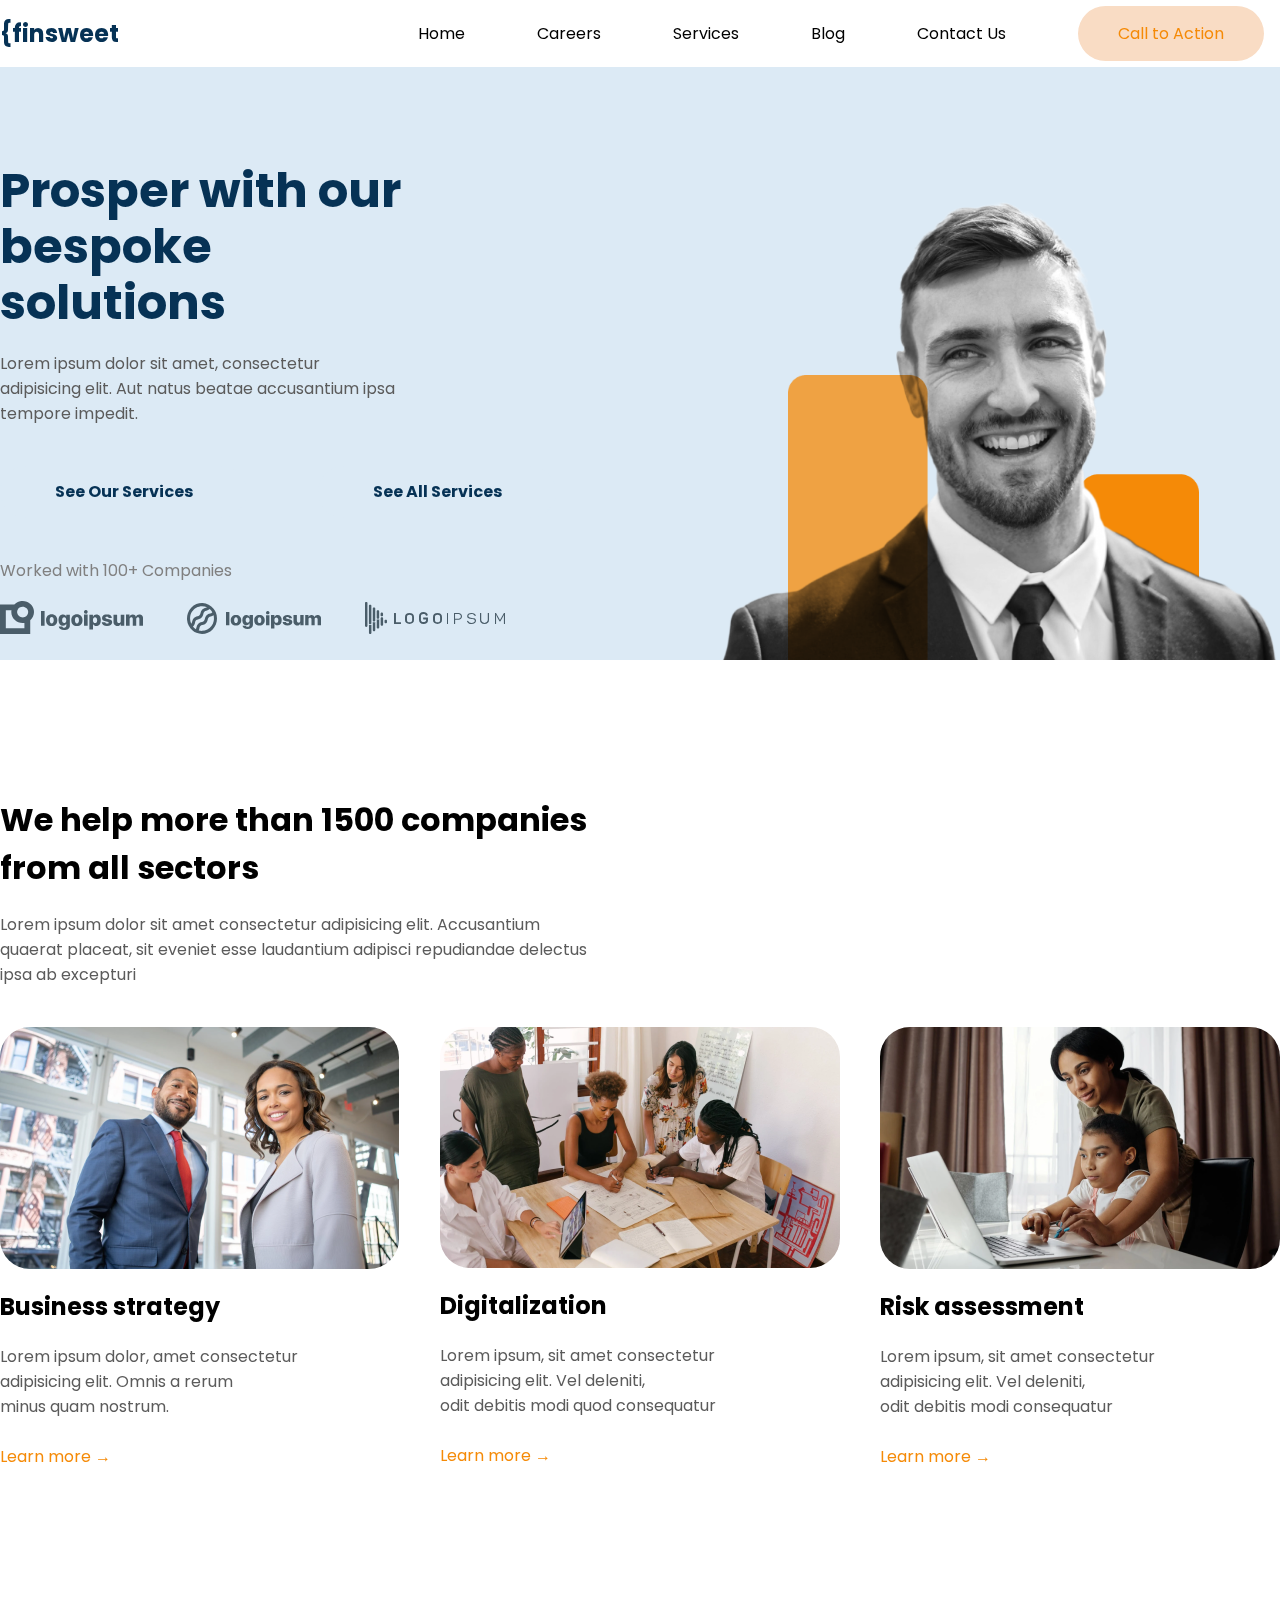
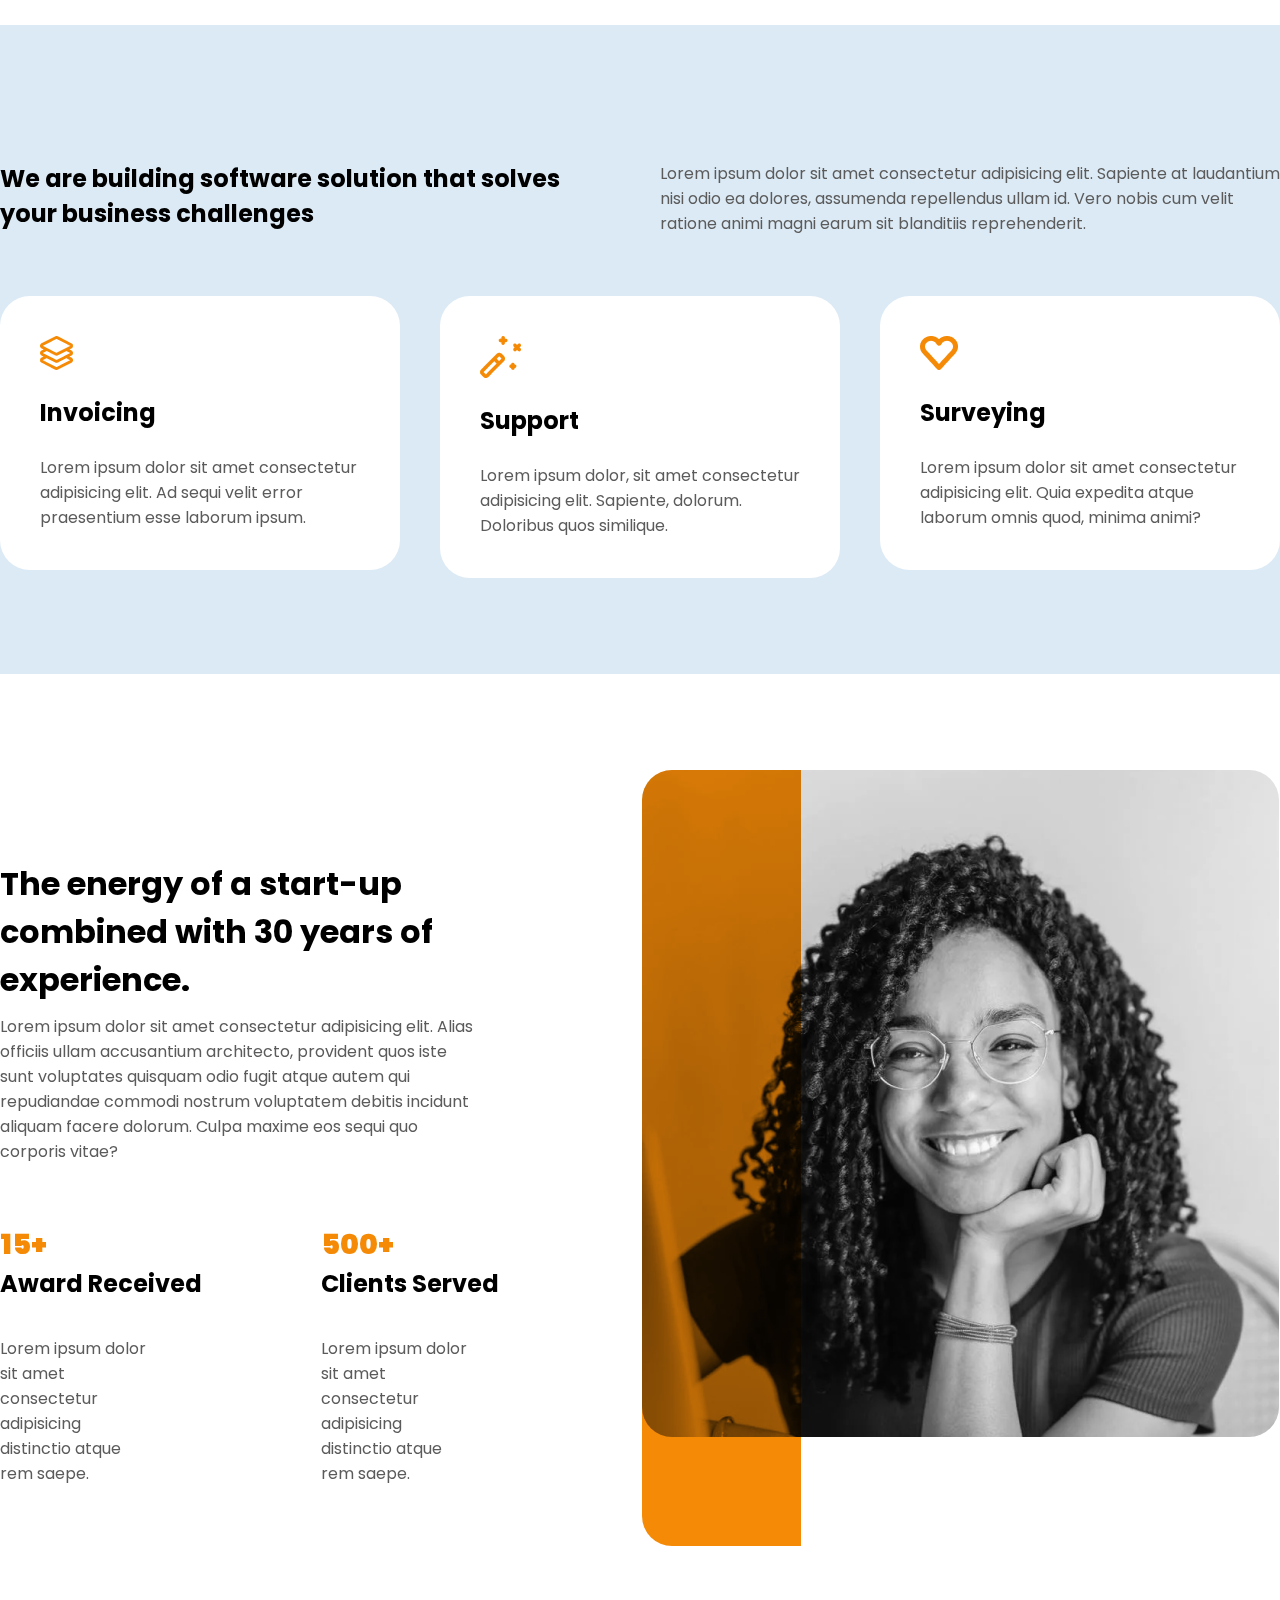
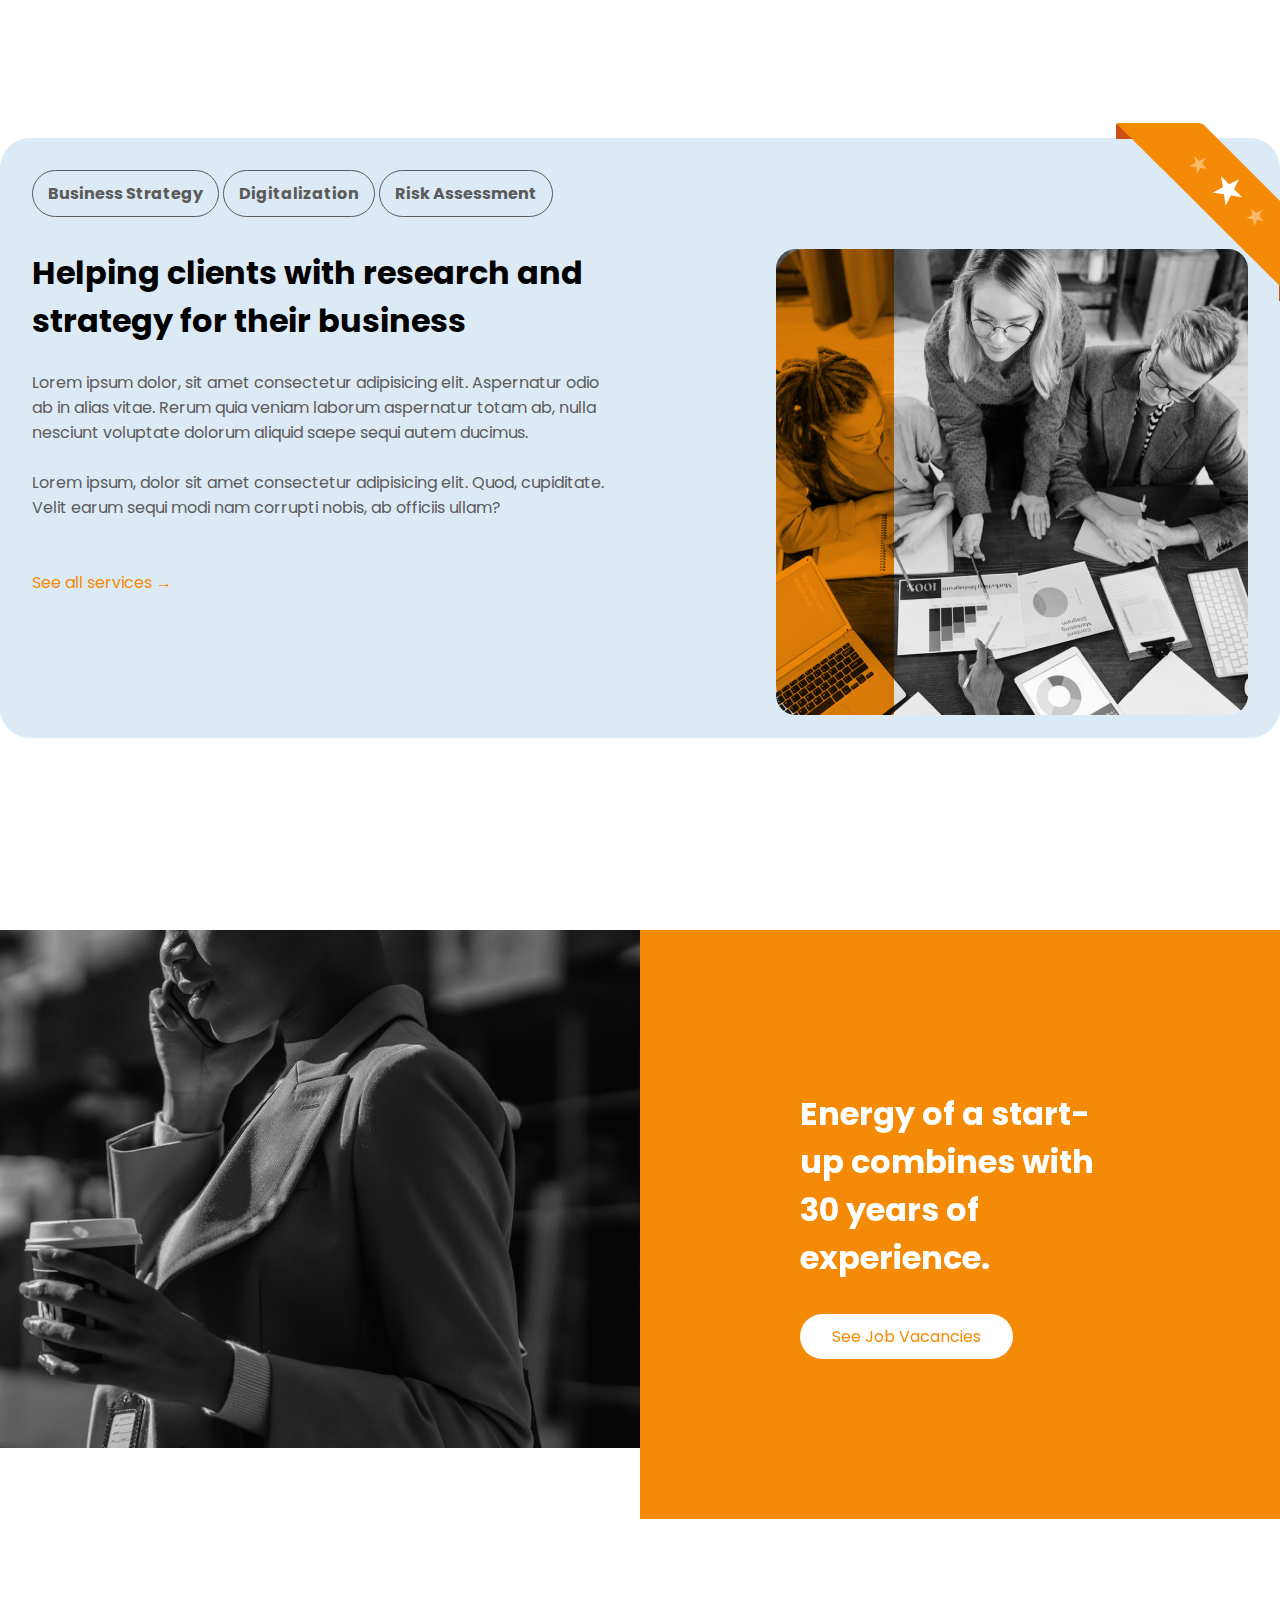
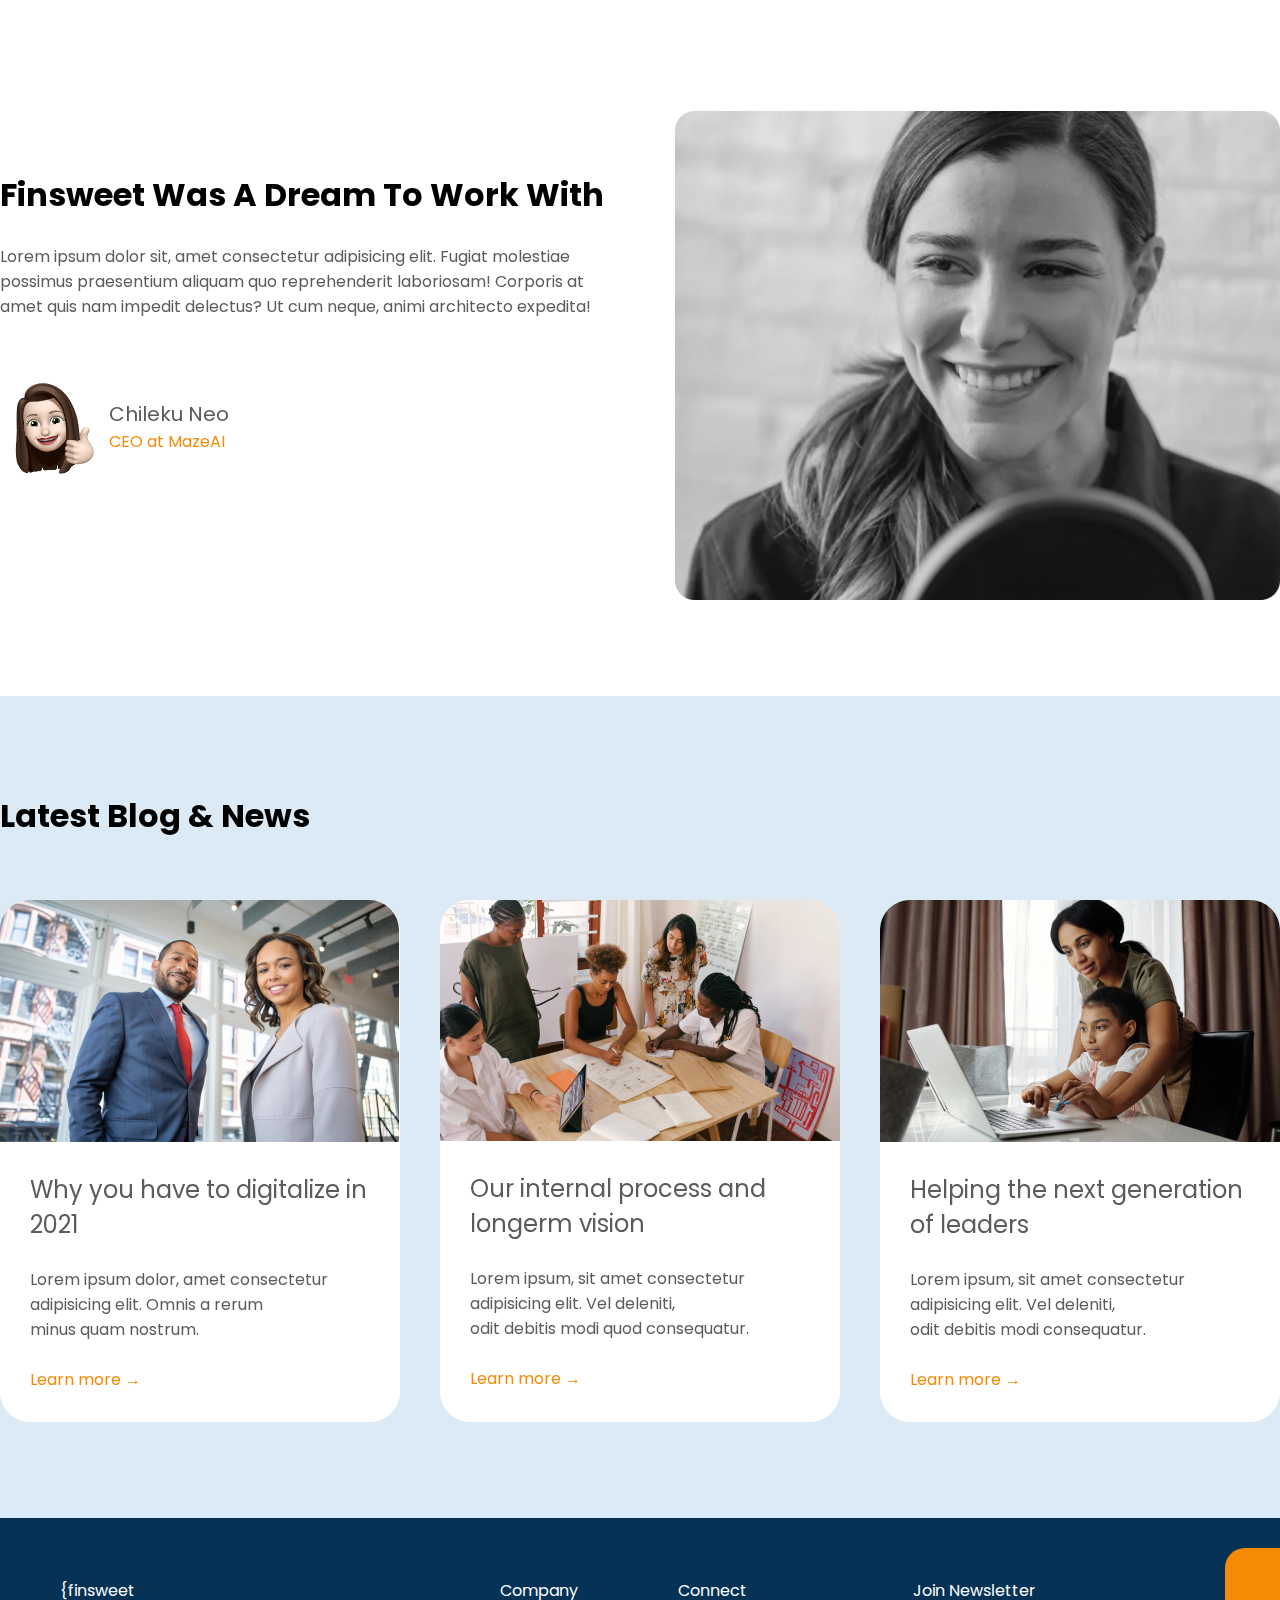
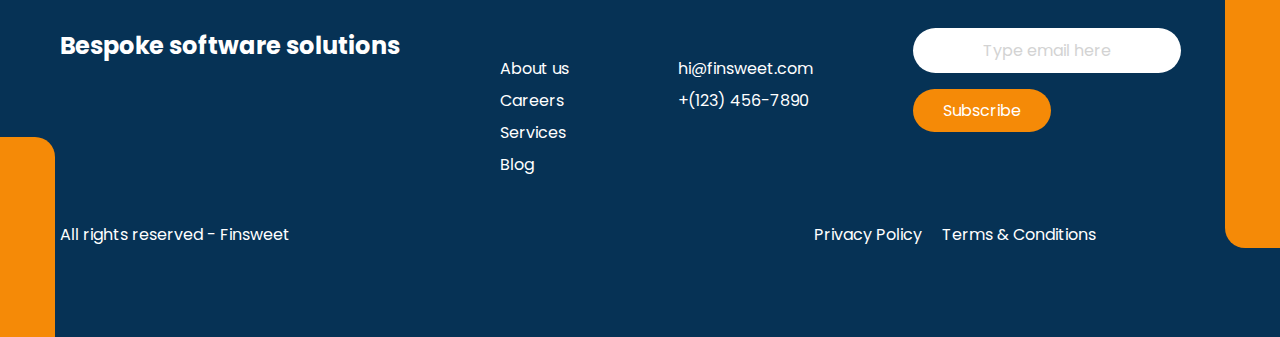
<file: index.html>
<!DOCTYPE html>
<html lang="en">

<head>
    <meta charset="UTF-8">
    <meta http-equiv="X-UA-Compatible" content="IE=edge">
    <meta name="viewport" content="width=device-width, initial-scale=1.0">
    <title>Home</title>
    <link rel="preconnect" href="https://fonts.googleapis.com">
    <link rel="preconnect" href="https://fonts.googleapis.com" crossorigin>
    <link href="https://fonts.googleapis.com/css2?family=Poppins:wght@500&display=swap" rel="stylesheet">
    <link rel="stylesheet" href="https://cdnjs.cloudflare.com/ajax/libs/font-awesome/6.2.0/css/all.min.css" integrity="sha512-xh6O/CkQoPOWDdYTDqeRdPCVd1SpvCA9XXcUnZS2FmJNp1coAFzvtCN9BmamE+4aHK8yyUHUSCcJHgXloTyT2A==" crossorigin="anonymous" referrerpolicy="no-referrer" />
    <link rel="stylesheet" href="css/style.css">
</head>

<body>
    <header>
        <div class="container">
            <div class="nav-bar row">
                <div class="logo"><a href="index.html"><b>{finsweet</b></a></div>
                <ul class="nav-items row">
                    <li><a href="index.html">Home</a></li>
                    <li><a href="careers.html">Careers</a></li>
                    <li><a href="services.html">Services</a></li>
                    <li><a href="blog.html">Blog</a></li>
                    <li><a href="contactus.html">Contact Us</a></li>
                    <li><a class="cta-btn" href="#">Call to Action</a></li>
                </ul>
            </div>
        </div>
    </header>

    <section id="first">
        <div class="container">
            <div class="row">
                <div class="col-2">

                    <div class="text-1">
                        <h1>Prosper with our bespoke solutions</h1>
                        <p>Lorem ipsum dolor sit amet, consectetur adipisicing elit. Aut natus beatae accusantium ipsa
                            tempore impedit.</p>
                    </div>

                    <div class="buttons">
                        <a class="service-btn btn" href="#"><b>See Our Services</b></a>
                        <a class="service-btn btn" href="#"><b>See All Services</b></a>
                    </div>

                    <div class="partners">
                        <p>Worked with 100+ Companies</p>
                        <div class="partner-logos">
                            <img src="./images/haeder-logo-1.svg" alt="logo-1">
                            <img src="./images/heder-logo-2.svg" alt="logo-2">
                            <img src="./images/header-logo-3.svg" alt="logo-3">
                        </div>
                    </div>
                </div>
                <div class="header-img col-2">
                    <img class="img-feature" src="./images/header-image.png" alt="header-image">
                </div>
            </div>
        </div>
    </section>


    <section id="second">
        <div class="container">
            <div class="section-part">
                <div class="column">
                    <div class="col-2">
                        <h2>We help more than 1500 companies from all sectors</h2>
                    </div>
                    <div class="col-2">
                        <p>Lorem ipsum dolor sit amet consectetur adipisicing elit. Accusantium quaerat placeat, sit
                            eveniet esse laudantium adipisci repudiandae delectus ipsa ab excepturi</p>
                    </div>
                </div>
                <div class="images row">
                    <div class="solution-image-top col-3">
                        <img class="img-one" src="./images/post1.png" alt="Post-One">
                        <h4>Business strategy</h4>
                        <p>Lorem ipsum dolor, amet consectetur
                            <br>adipisicing elit. Omnis a rerum
                            <br> minus quam nostrum.
                        </p>
                        <br>
                        <a class="link" href="button-link">Learn more &#8594;</a>
                    </div>
                    <div class="solution-image-top col-3">
                        <img class="img-two" src="./images/post-2.png" alt="Post-Two">
                        <h4>Digitalization</h4>
                        <p>Lorem ipsum, sit amet consectetur
                            <br> adipisicing elit. Vel deleniti,
                            <br>odit debitis modi quod consequatur
                        </p>
                        <br>
                        <a class="link" href="button-link">Learn more &#8594;</a>
                    </div>
                    <div class="solution-image-top col-3">
                        <img class="img-three" src="./images/post-3.png" alt="Post-Three">
                        <h4>Risk assessment</h4>
                        <p>Lorem ipsum, sit amet consectetur
                            <br> adipisicing elit. Vel deleniti,
                            <br> odit debitis modi consequatur
                        </p>
                        <br>
                        <a class="link" href="button-link">Learn more &#8594;</a>
                    </div>
                </div>
            </div>
        </div>
    </section>


    <section id="third">
        <div class="container">
            <div class="section-part">
                <div class="row">
                    <div class="col-2">
                        <h3>We are building software solution that solves your business challenges</h3>
                    </div>
                    <div class="col-2">
                        <p>Lorem ipsum dolor sit amet consectetur adipisicing elit. Sapiente at laudantium nisi odio ea
                            dolores, assumenda repellendus ullam id. Vero nobis cum velit ratione animi magni earum sit
                            blanditiis reprehenderit.</p>
                    </div>
                </div>
            </div>

            <div class="row">
                <div class="col-3">
                    <div class="solution-card">
                        <img src="./images/Icon-layer.png" alt="Png">
                        <br>
                        <br>
                        <h4>Invoicing</h4>
                        <br>
                        <p>Lorem ipsum dolor sit amet consectetur adipisicing elit. Ad sequi velit error praesentium
                            esse laborum ipsum.</p>
                    </div>
                </div>
                <div class="col-3">
                    <div class="solution-card">
                        <img src="./images/Icon-wizard.png" alt="Png">
                        <br>
                        <br>
                        <h4>Support</h4>
                        <br>
                        <p>Lorem ipsum dolor, sit amet consectetur adipisicing elit. Sapiente, dolorum. Doloribus quos
                            similique.</p>
                    </div>
                </div>
                <div class="col-3">
                    <div class="solution-card">
                        <img src="./images/Icon-heart.png" alt="Png">
                        <br>
                        <br>
                        <h4>Surveying</h4>
                        <br>
                        <p>Lorem ipsum dolor sit amet consectetur adipisicing elit. Quia expedita atque laborum omnis
                            quod, minima animi?</p>
                    </div>
                </div>
            </div>

        </div>
    </section>


    <section id="fourth">
        <div class="container">
            <div class="row">
                <div class="fourth-text col-2">
                    <h2>The energy of a start-up combined with 30 years of experience.</h2>
                    <p>Lorem ipsum dolor sit amet consectetur adipisicing elit. Alias officiis ullam accusantium
                        architecto, provident quos iste sunt voluptates quisquam odio fugit atque autem qui repudiandae
                        commodi nostrum voluptatem debitis incidunt aliquam facere dolorum. Culpa maxime eos sequi quo
                        corporis vitae?</p>

                    <div class="twice row">
                        <div class="col-2">
                            <h3 style="color:#F58A07;"><b>15+</b></h3>
                            <h4>Award Received</h4>
                            <br>
                            <p>Lorem ipsum dolor sit amet consectetur adipisicing
                                distinctio
                                atque rem saepe.</p>
                        </div>

                        <div class="col-2">
                            <h3 style="color:#F58A07;"><b>500+</b></h3>
                            <h4>Clients Served</h4>
                            <br>
                            <p>Lorem ipsum dolor sit amet consectetur adipisicing
                                distinctio
                                atque rem saepe.</p>
                        </div>
                    </div>
                </div>
                <div class="solution-image-top absolute col-2">
                    <img class="womanhead" src="./images/about-image.png" alt="Woman">
                </div>

            </div>
        </div>
    </section>


    <section id="fifth">
        <div class="container">
            <div class="fifth-container">
                <div class="more-1">
                    <div class="groups col-2">
                        <a class="" href="#"><b>Business Strategy</b></a>
                        <a class="" href="#"><b>Digitalization</b></a>
                        <a class="" href="#"><b>Risk Assessment</b></a>
                    </div>
                    <div class="more col-2">
    
                    </div>

                </div>
                <div class="row">
                    <div class="col-2">
                        <div class="fifth-text">
                            <h2>Helping clients with research and strategy for their business</h2>
                            <br>
                            <p>Lorem ipsum dolor, sit amet consectetur adipisicing elit. Aspernatur odio ab in alias vitae.
                                Rerum quia veniam laborum aspernatur totam ab, nulla nesciunt voluptate dolorum aliquid
                                saepe
                                sequi autem ducimus.
                                <br>
                                <br>Lorem ipsum, dolor sit amet consectetur adipisicing elit. Quod, cupiditate. Velit earum
                                sequi modi nam corrupti nobis, ab officiis ullam?
                            </p>
                            <br>
                            <br>
                            <a class="link" href="services.html">See all services &#8594;</a>
                        </div>
                    </div>
    
                    <div class="col-2">
                        <div class="fifth-image absolute">
                            <img class="team" src="./images/team.png" alt="Team">
                        </div>
                    </div>
                    <div class="ribbon">
                        <img src="./images/Ribbon.png" alt="Ribbon">
                    </div>
                </div>
            </div>
        </div>
    </section>


    <section id="sixth">
        <div class="sixth row">
            <div class="col-2 background">
                <p></p>
            </div>
            <div class="col-2 vacancy">
                <h2 style="color:white ;">Energy of a start-up combines with 30 years of experience.</h2>
                <a class="orange-btn" href="#">See Job Vacancies</a>
            </div>
        </div>
    </section>


    <section id="seventh">
        <div class="container">
            <div class="seventh row">
                <div class="part-one col-2">
                    <h2>Finsweet Was A Dream To Work With</h2>
                    <br>
                    <p>Lorem ipsum dolor sit, amet consectetur adipisicing elit. Fugiat molestiae possimus praesentium
                        aliquam quo reprehenderit laboriosam! Corporis at amet quis nam impedit delectus? Ut cum neque,
                        animi architecto expedita!</p>
                    <br>
                    <br>
                    <div class="seventh-row">
                        <div class="pseudo-1 col-2">
                            <img src="./images/pseudo-image.png" alt="Image" height="100%" width="100%">
                        </div>
                        <div class="pseudo-2 col-2">
                            <p style="font-size:20px;">Chileku Neo</p>
                            <p style="color:#F58A07;">CEO at MazeAI</p>
                        </div>
                    </div>
                </div>
                <div class="col-2">
                    <img src="./images/video-image.png" alt="Video-Image">
                </div>
            </div>
        </div>
    </section>


    <section id="eighth">
        <div class="container">
            <div class="top-text">
                <h2>Latest Blog & News</h2>
            </div>
            <div class="row">
                <div class="solution-image col-3">
                    <img class="img-one" src="./images/post1.png" alt="Post-One">
                    <div class="bottom-text">
                        <p style="font-size:1.5rem;">Why you have to digitalize in 2021</p>
                        <br>
                        <p>Lorem ipsum dolor, amet consectetur
                            <br>adipisicing elit. Omnis a rerum
                            <br> minus quam nostrum.
                        </p>
                        <br>
                        <a class="link" href="bloginner.html">Learn more &#8594;</a>
                    </div>
                </div>

                <div class="solution-image col-3">
                    <img class="img-two" src="./images/post-2.png" alt="Post-Two">
                    <div class="bottom-text">
                        <p style="font-size:1.5rem;">Our internal process and longerm vision</p>
                        <br>
                        <p>Lorem ipsum, sit amet consectetur
                            <br> adipisicing elit. Vel deleniti,
                            <br>odit debitis modi quod consequatur.
                        </p>
                        <br>
                        <a class="link" href="bloginner.html">Learn more &#8594;</a>
                    </div>
                </div>

                <div class="solution-image col-3">
                    <img class="img-three" src="./images/post-3.png" alt="Post-Three">
                    <div class="bottom-text">
                        <p style="font-size:1.5rem;">Helping the next generation of leaders</p>
                        <br>
                        <p>Lorem ipsum, sit amet consectetur
                            <br> adipisicing elit. Vel deleniti,
                            <br> odit debitis modi consequatur.
                        </p>
                        <br>
                        <a class="link" href="bloginner.html">Learn more &#8594;</a>
                    </div>
                </div>
            </div>
        </div>
    </section>
</body>

<div class="main-footer rec-left-absolute">
    <div class="container">
        <div class="row">
            <div class="col-4">
                <p>{finsweet</p>
                <br>
                <h3 style="color: white;">Bespoke software solutions</h3>
                <br>
                    <a href="https://www.facebook.com"><i class="fa-brands fa-facebook-f"></i></a>
                    <a href="https://www.youtube.com"><i class="fa-brands fa-youtube"></i></a>
                    <a href="https://www.instagram.com"><i class="fa-brands fa-instagram"></i></a>
                    <a href="https://www.twitter.com"><i class="fa-brands fa-twitter"></i></a>
                </div>
            <div class="col-4">
                <p>Company</p>
                <br>
                <br>
                <div class="space">
                    <p>About us</p>
                    <p>Careers</p>
                    <p>Services</p>
                    <p>Blog</p>
                </div>
            </div>

            <div class="col-4">
                <p>Connect</p>
                <br>
                <br>
                <div class="space">
                <p>hi@finsweet.com</p>
                <p>+(123) 456-7890</p>
            </div>
            </div>

            <div class="col-4">
                <p>Join Newsletter</p>
                <br>
                <div class="vacancy-1">
                    <p style="color: lightgray;">Type email here</p>
                </div>
                <div class="vacancy-2">
                    <br>
                    <a class="link" href="button-link">Subscribe</a>  
                </div>
            </div>
        </div>
                    <div class="spaces row">
                        <div class="space-1 col-2">
                            <p class="bottom-line"><i class="fa-regular fa-copyright"></i>All rights reserved - Finsweet</p>
                        </div>
                        <div class="space-2 col-2">
                            <p>Privacy Policy &nbsp; &nbsp; Terms & Conditions</p>
                        </div>
                    </div>
    </div>
</div>
</html>
</file>
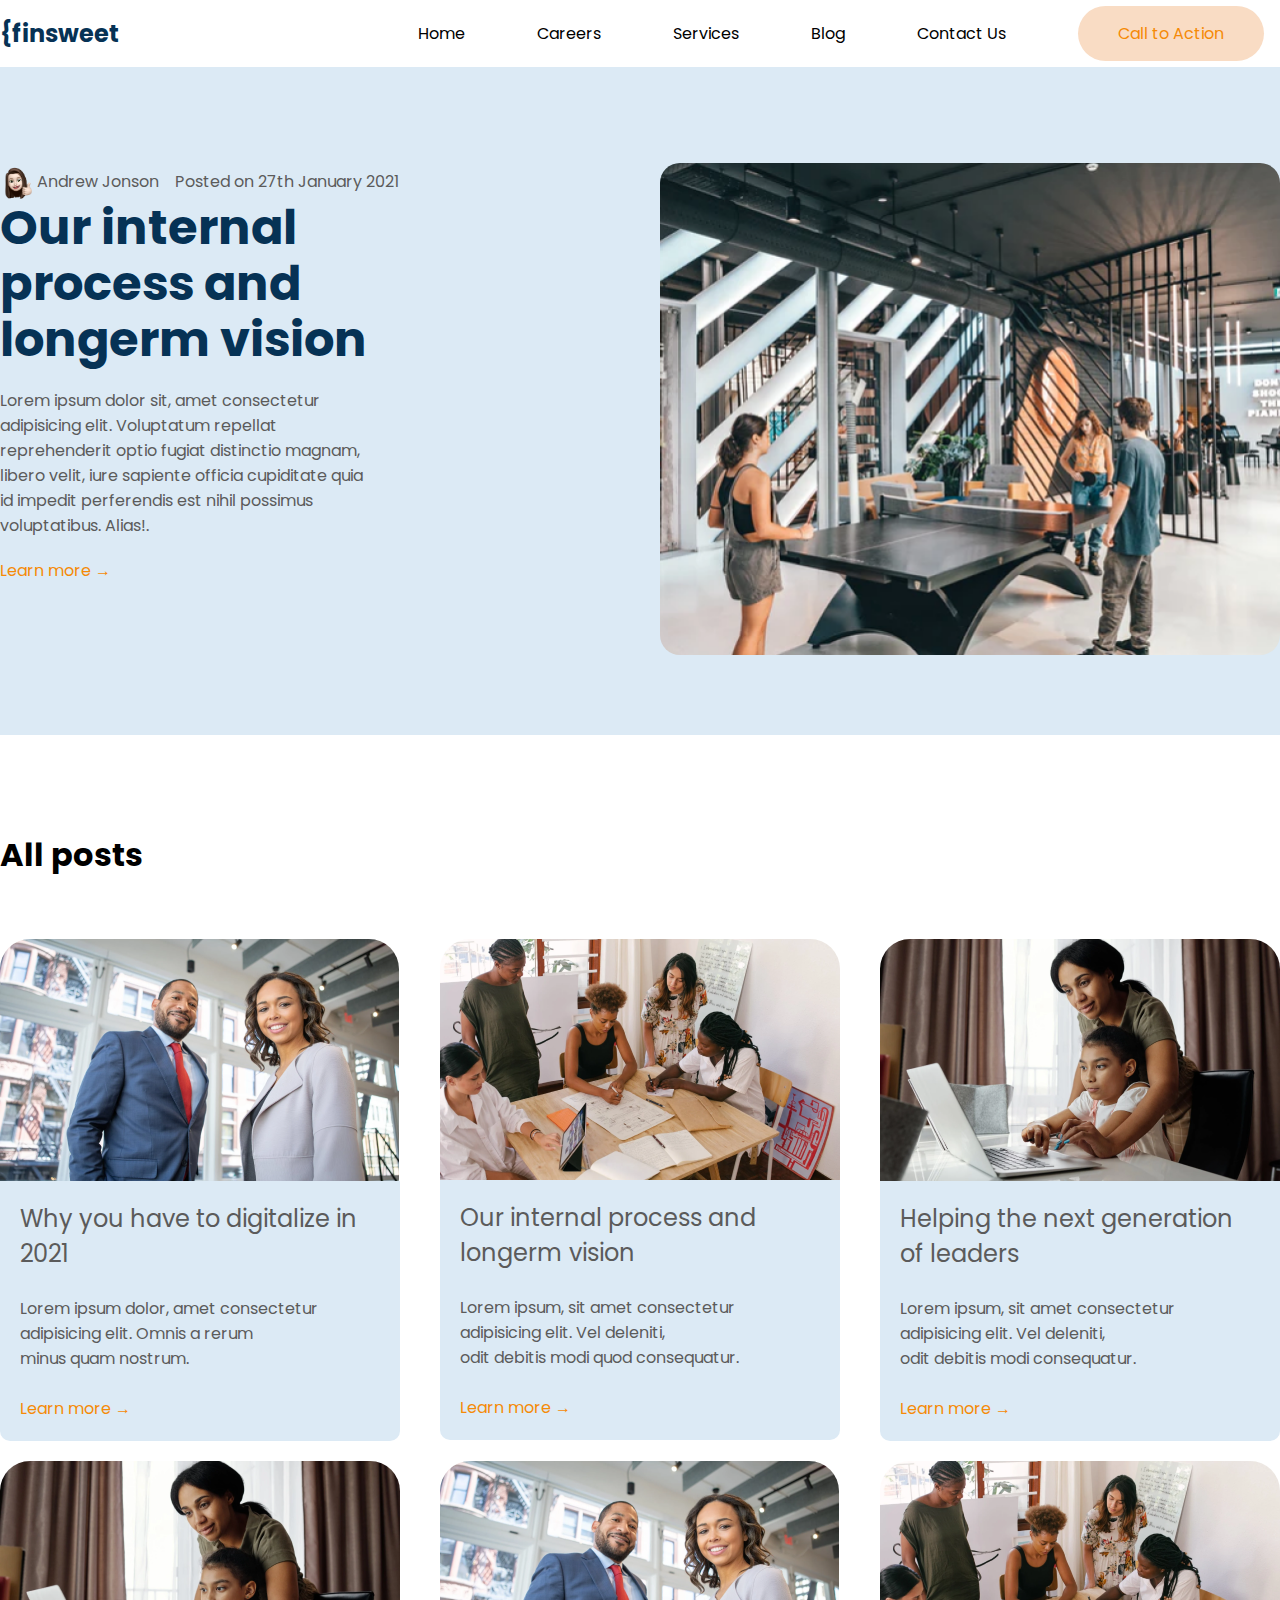
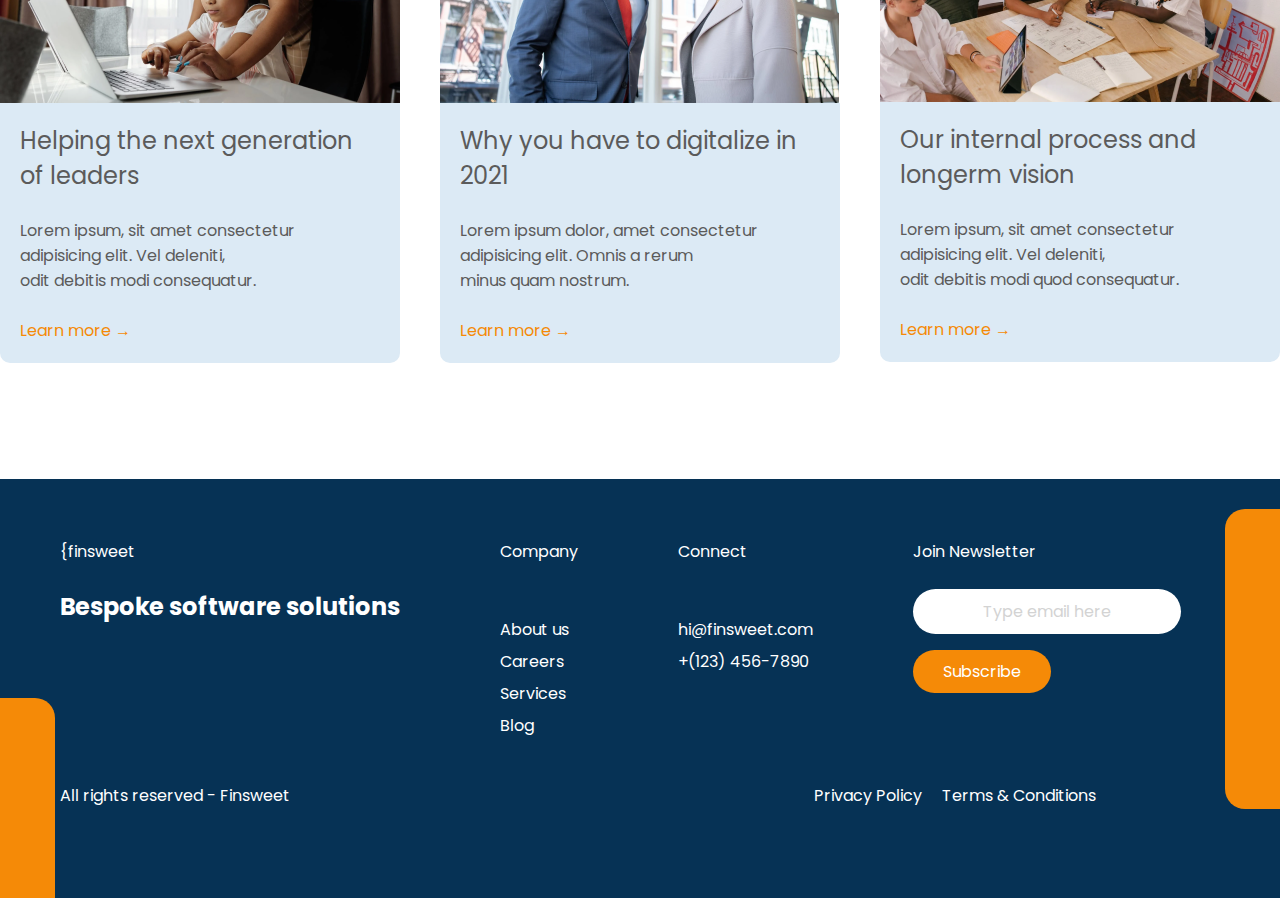
<file: blog.html>
<!DOCTYPE html>
<html lang="en">

<head>
    <meta charset="UTF-8">
    <meta http-equiv="X-UA-Compatible" content="IE=edge">
    <meta name="viewport" content="width=device-width, initial-scale=1.0">
    <title>Blog</title>
    <link rel="preconnect" href="https://fonts.googleapis.com">
    <link rel="preconnect" href="https://fonts.googleapis.com" crossorigin>
    <link href="https://fonts.googleapis.com/css2?family=Poppins:wght@500&display=swap" rel="stylesheet">
    <link rel="stylesheet" href="https://cdnjs.cloudflare.com/ajax/libs/font-awesome/6.2.0/css/all.min.css" integrity="sha512-xh6O/CkQoPOWDdYTDqeRdPCVd1SpvCA9XXcUnZS2FmJNp1coAFzvtCN9BmamE+4aHK8yyUHUSCcJHgXloTyT2A==" crossorigin="anonymous" referrerpolicy="no-referrer" />
    <link rel="stylesheet" href="css/style.css">
</head>

<body>
    <header>
        <div class="container">
            <div class="nav-bar row">
                <div class="logo"><a href="index.html"><b>{finsweet</b></a></div>
                <ul class="nav-items row">
                    <li><a href="index.html">Home</a></li>
                    <li><a href="careers.html">Careers</a></li>
                    <li><a href="services.html">Services</a></li>
                    <li><a href="blog.html">Blog</a></li>
                    <li><a href="contactus.html">Contact Us</a></li>
                    <li><a class="cta-btn" href="#">Call to Action</a></li>
                </ul>
            </div>
        </div>
    </header>

    <section id="first">
        <div class="container">
            <div class="row">
                <div class="col-2">
                    <div class="pseudo-blog row">
                    <div class="author-1">
                        <img src="./images/pseudo-image.png" alt="author-name" height="100%" width="100%">
                    </div>
                    <div class="author-2">
                        <p>Andrew Jonson &nbsp;&nbsp; Posted on 27th January 2021</p>
                    </div>
                </div>
                    <div class="text-1">
                        <h1>Our internal process and longerm vision</h1>
                        <p>Lorem ipsum dolor sit, amet consectetur adipisicing elit. Voluptatum repellat reprehenderit optio fugiat distinctio magnam, libero velit, iure sapiente officia cupiditate quia id impedit perferendis est nihil possimus voluptatibus. Alias!.</p>
                    </div>

                    <div class="blog-btn">
                        <a class="link" href="button-link">Learn more &#8594;</a>
                    </div>
                </div>

                <div class="blog col-2">
                    <img class="blog-img" src="./images/blog.png" alt="header-image">
                </div>
            </div>
        </div>
    </section>

    <section id="blog-eighth">
        <div class="container">
            <div class="blog-second-part">
            <div class="top-text">
                <h2>All posts</h2>
            </div>
            <div class="row">
                <div class="solution-image  col-3">
                    <img class="img-one" src="./images/post1.png" alt="Post-One">
                    <div class="blog-bottom-text">
                        <p style="font-size:1.5rem;">Why you have to digitalize in 2021</p>
                        <br>
                        <p>Lorem ipsum dolor, amet consectetur
                            <br>adipisicing elit. Omnis a rerum
                            <br> minus quam nostrum.
                        </p>
                        <br>
                        <a class="link" href="bloginner.html">Learn more &#8594;</a>
                    </div>
                </div>

                <div class="solution-image col-3">
                    <img class="img-two" src="./images/post-2.png" alt="Post-Two">
                    <div class="blog-bottom-text">
                        <p style="font-size:1.5rem;">Our internal process and longerm vision</p>
                        <br>
                        <p>Lorem ipsum, sit amet consectetur
                            <br> adipisicing elit. Vel deleniti,
                            <br>odit debitis modi quod consequatur.
                        </p>
                        <br>
                        <a class="link" href="bloginner.html">Learn more &#8594;</a>
                    </div>
                </div>

                <div class="solution-image col-3">
                    <img class="img-three" src="./images/post-3.png" alt="Post-Three">
                    <div class="blog-bottom-text">
                        <p style="font-size:1.5rem;">Helping the next generation of leaders</p>
                        <br>
                        <p>Lorem ipsum, sit amet consectetur
                            <br> adipisicing elit. Vel deleniti,
                            <br> odit debitis modi consequatur.
                        </p>
                        <br>
                        <a class="link" href="bloginner.html">Learn more &#8594;</a>
                    </div>
                </div>
            </div>
            
            <div class="row">
                <div class="solution-image col-3">
                    <img class="img-three" src="./images/post-3.png" alt="Post-Three">
                    <div class="blog-bottom-text">
                        <p style="font-size:1.5rem;">Helping the next generation of leaders</p>
                        <br>
                        <p>Lorem ipsum, sit amet consectetur
                            <br> adipisicing elit. Vel deleniti,
                            <br> odit debitis modi consequatur.
                        </p>
                        <br>
                        <a class="link" href="bloginner.html">Learn more &#8594;</a>
                    </div>
                </div>
                <div class="solution-image col-3">
                    <img class="img-one" src="./images/post1.png" alt="Post-One">
                    <div class="blog-bottom-text">
                        <p style="font-size:1.5rem;">Why you have to digitalize in 2021</p>
                        <br>
                        <p>Lorem ipsum dolor, amet consectetur
                            <br>adipisicing elit. Omnis a rerum
                            <br> minus quam nostrum.
                        </p>
                        <br>
                        <a class="link" href="bloginner.html">Learn more &#8594;</a>
                    </div>
                </div>

                <div class="solution-image col-3">
                    <img class="img-two" src="./images/post-2.png" alt="Post-Two">
                    <div class="blog-bottom-text">
                        <p style="font-size:1.5rem;">Our internal process and longerm vision</p>
                        <br>
                        <p>Lorem ipsum, sit amet consectetur
                            <br> adipisicing elit. Vel deleniti,
                            <br>odit debitis modi quod consequatur.
                        </p>
                        <br>
                        <a class="link" href="bloginner.html">Learn more &#8594;</a>
                    </div>
                </div>
              </div>
            </div>
        </div>
    </section>
    
    <div class="main-footer rec-left-absolute">
        <div class="container">
            <div class="row">
                <div class="col-4">
                    <p>{finsweet</p>
                    <br>
                    <h3 style="color: white;">Bespoke software solutions</h3>
                    <br>
                        <a href="https://www.facebook.com"><i class="fa-brands fa-facebook-f"></i></a>
                        <a href="https://www.youtube.com"><i class="fa-brands fa-youtube"></i></a>
                        <a href="https://www.instagram.com"><i class="fa-brands fa-instagram"></i></a>
                        <a href="https://www.twitter.com"><i class="fa-brands fa-twitter"></i></a>
                    </div>
                <div class="col-4">
                    <p>Company</p>
                    <br>
                    <br>
                    <div class="space">
                        <p>About us</p>
                        <p>Careers</p>
                        <p>Services</p>
                        <p>Blog</p>
                    </div>
                </div>
    
                <div class="col-4">
                    <p>Connect</p>
                    <br>
                    <br>
                    <div class="space">
                    <p>hi@finsweet.com</p>
                    <p>+(123) 456-7890</p>
                </div>
                </div>
    
                <div class="col-4">
                    <p>Join Newsletter</p>
                    <br>
                    <div class="vacancy-1">
                        <p style="color: lightgray;">Type email here</p>
                    </div>
                    <div class="vacancy-2">
                        <br>
                        <a class="link" href="button-link">Subscribe</a>  
                    </div>
                </div>
            </div>
                        <div class="spaces row">
                            <div class="space-1 col-2">
                                <p class="bottom-line"><i class="fa-regular fa-copyright"></i>All rights reserved - Finsweet</p>
                            </div>
                            <div class="space-2 col-2">
                                <p>Privacy Policy &nbsp; &nbsp; Terms & Conditions</p>
                            </div>
                        </div>
        </div>
    </div>
    </html>
</file>
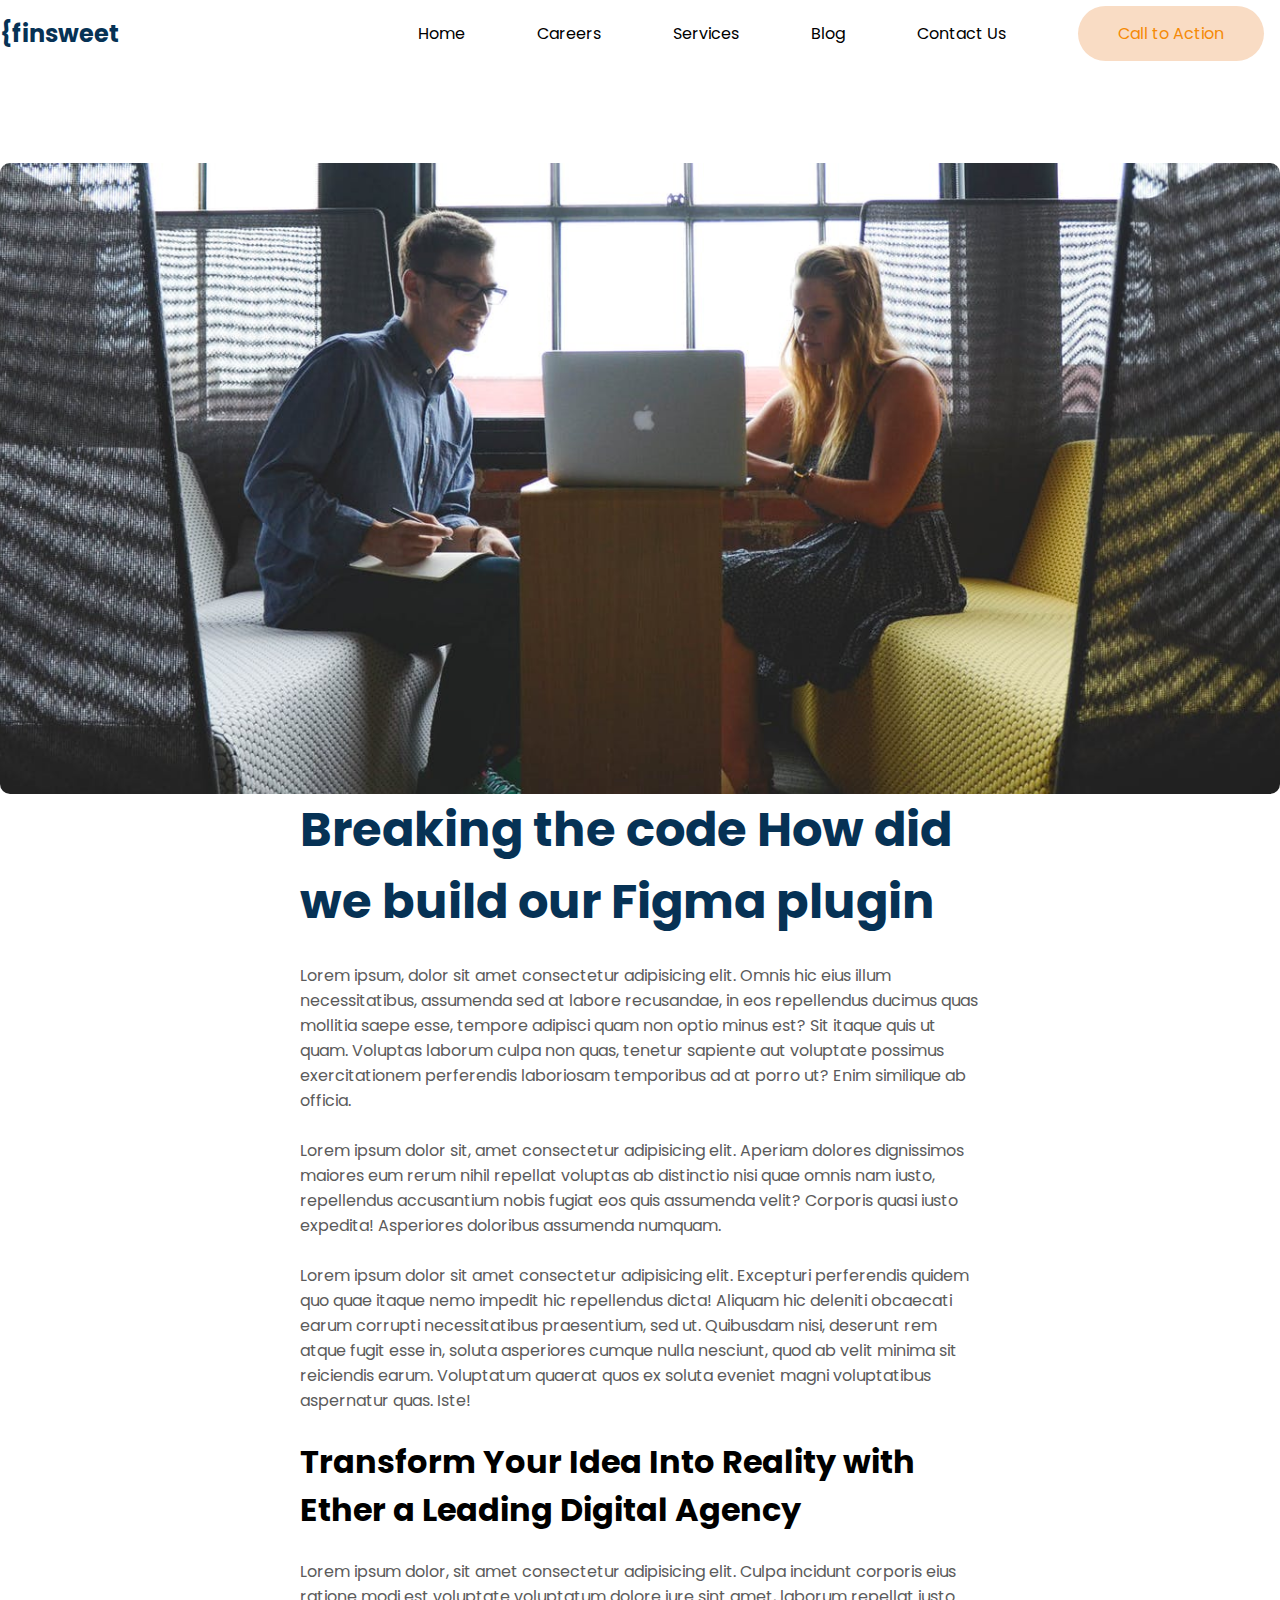
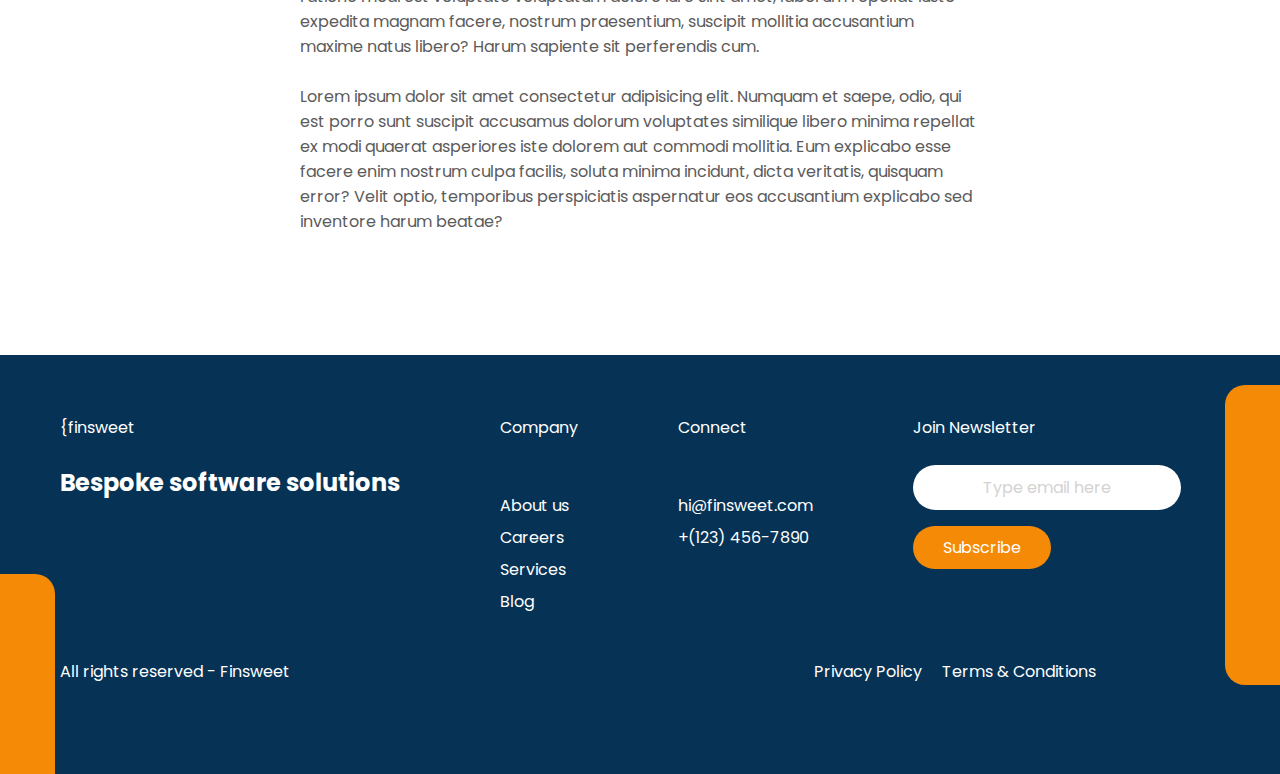
<file: bloginner.html>
<!DOCTYPE html>
<html lang="en">

<head>
    <meta charset="UTF-8">
    <meta http-equiv="X-UA-Compatible" content="IE=edge">
    <meta name="viewport" content="width=device-width, initial-scale=1.0">
    <title>Blog Inner</title>
    <link rel="preconnect" href="https://fonts.googleapis.com">
    <link rel="preconnect" href="https://fonts.googleapis.com" crossorigin>
    <link href="https://fonts.googleapis.com/css2?family=Poppins:wght@500&display=swap" rel="stylesheet">
    <link rel="stylesheet" href="https://cdnjs.cloudflare.com/ajax/libs/font-awesome/6.2.0/css/all.min.css" integrity="sha512-xh6O/CkQoPOWDdYTDqeRdPCVd1SpvCA9XXcUnZS2FmJNp1coAFzvtCN9BmamE+4aHK8yyUHUSCcJHgXloTyT2A==" crossorigin="anonymous" referrerpolicy="no-referrer" />
    <link rel="stylesheet" href="css/style.css">
</head>

<body>
    <header>
        <div class="container">
            <div class="nav-bar row">
                <div class="logo"><a href="index.html"><b>{finsweet</b></a></div>
                <ul class="nav-items row">
                    <li><a href="index.html">Home</a></li>
                    <li><a href="careers.html">Careers</a></li>
                    <li><a href="services.html">Services</a></li>
                    <li><a href="blog.html">Blog</a></li>
                    <li><a href="contactus.html">Contact Us</a></li>
                    <li><a class="cta-btn" href="#">Call to Action</a></li>
                </ul>
            </div>
        </div>
    </header>

<section id="BlogInner">
    <div class="container">
            <div class="bloginner">
                <img class="talking-client" src="./images/bloginner.png" alt="talking-client">
            </div>
            <div class="container-text">
                <h1>Breaking the code How did we build our Figma plugin</h1><br>
                <p>Lorem ipsum, dolor sit amet consectetur adipisicing elit. Omnis hic eius illum necessitatibus, assumenda sed at labore recusandae, in eos repellendus ducimus quas mollitia saepe esse, tempore adipisci quam non optio minus est? Sit itaque quis ut quam. Voluptas laborum culpa non quas, tenetur sapiente aut voluptate possimus exercitationem perferendis laboriosam temporibus ad at porro ut? Enim similique ab officia.</p><br>
                <p>Lorem ipsum dolor sit, amet consectetur adipisicing elit. Aperiam dolores dignissimos maiores eum rerum nihil repellat voluptas ab distinctio nisi quae omnis nam iusto, repellendus accusantium nobis fugiat eos quis assumenda velit? Corporis quasi iusto expedita! Asperiores doloribus assumenda numquam.</p><br>
                <p>Lorem ipsum dolor sit amet consectetur adipisicing elit. Excepturi perferendis quidem quo quae itaque nemo impedit hic repellendus dicta! Aliquam hic deleniti obcaecati earum corrupti necessitatibus praesentium, sed ut. Quibusdam nisi, deserunt rem atque fugit esse in, soluta asperiores cumque nulla nesciunt, quod ab velit minima sit reiciendis earum. Voluptatum quaerat quos ex soluta eveniet magni voluptatibus aspernatur quas. Iste!</p><br>
                <h2>Transform Your Idea Into Reality with Ether a Leading Digital Agency</h2><br>
                <p>Lorem ipsum dolor, sit amet consectetur adipisicing elit. Culpa incidunt corporis eius ratione modi est voluptate voluptatum dolore iure sint amet, laborum repellat iusto expedita magnam facere, nostrum praesentium, suscipit mollitia accusantium maxime natus libero? Harum sapiente sit perferendis cum.</p><br>
                <p>Lorem ipsum dolor sit amet consectetur adipisicing elit. Numquam et saepe, odio, qui est porro sunt suscipit accusamus dolorum voluptates similique libero minima repellat ex modi quaerat asperiores iste dolorem aut commodi mollitia. Eum explicabo esse facere enim nostrum culpa facilis, soluta minima incidunt, dicta veritatis, quisquam error? Velit optio, temporibus perspiciatis aspernatur eos accusantium explicabo sed inventore harum beatae?</p><br>
            </div>
        </div> 
</section>

<div class="main-footer rec-left-absolute">
    <div class="container">
        <div class="row">
            <div class="col-4">
                <p>{finsweet</p>
                <br>
                <h3 style="color: white;">Bespoke software solutions</h3>
                <br>
                    <a href="https://www.facebook.com"><i class="fa-brands fa-facebook-f"></i></a>
                    <a href="https://www.youtube.com"><i class="fa-brands fa-youtube"></i></a>
                    <a href="https://www.instagram.com"><i class="fa-brands fa-instagram"></i></a>
                    <a href="https://www.twitter.com"><i class="fa-brands fa-twitter"></i></a>
                </div>
            <div class="col-4">
                <p>Company</p>
                <br>
                <br>
                <div class="space">
                    <p>About us</p>
                    <p>Careers</p>
                    <p>Services</p>
                    <p>Blog</p>
                </div>
            </div>

            <div class="col-4">
                <p>Connect</p>
                <br>
                <br>
                <div class="space">
                <p>hi@finsweet.com</p>
                <p>+(123) 456-7890</p>
            </div>
            </div>

            <div class="col-4">
                <p>Join Newsletter</p>
                <br>
                <div class="vacancy-1">
                    <p style="color: lightgray;">Type email here</p>
                </div>
                <div class="vacancy-2">
                    <br>
                    <a class="link" href="button-link">Subscribe</a>  
                </div>
            </div>
        </div>
                    <div class="spaces row">
                        <div class="space-1 col-2">
                            <p class="bottom-line"><i class="fa-regular fa-copyright"></i>All rights reserved - Finsweet</p>
                        </div>
                        <div class="space-2 col-2">
                            <p>Privacy Policy &nbsp; &nbsp; Terms & Conditions</p>
                        </div>
                    </div>
    </div>
</div>

</html>
</file>
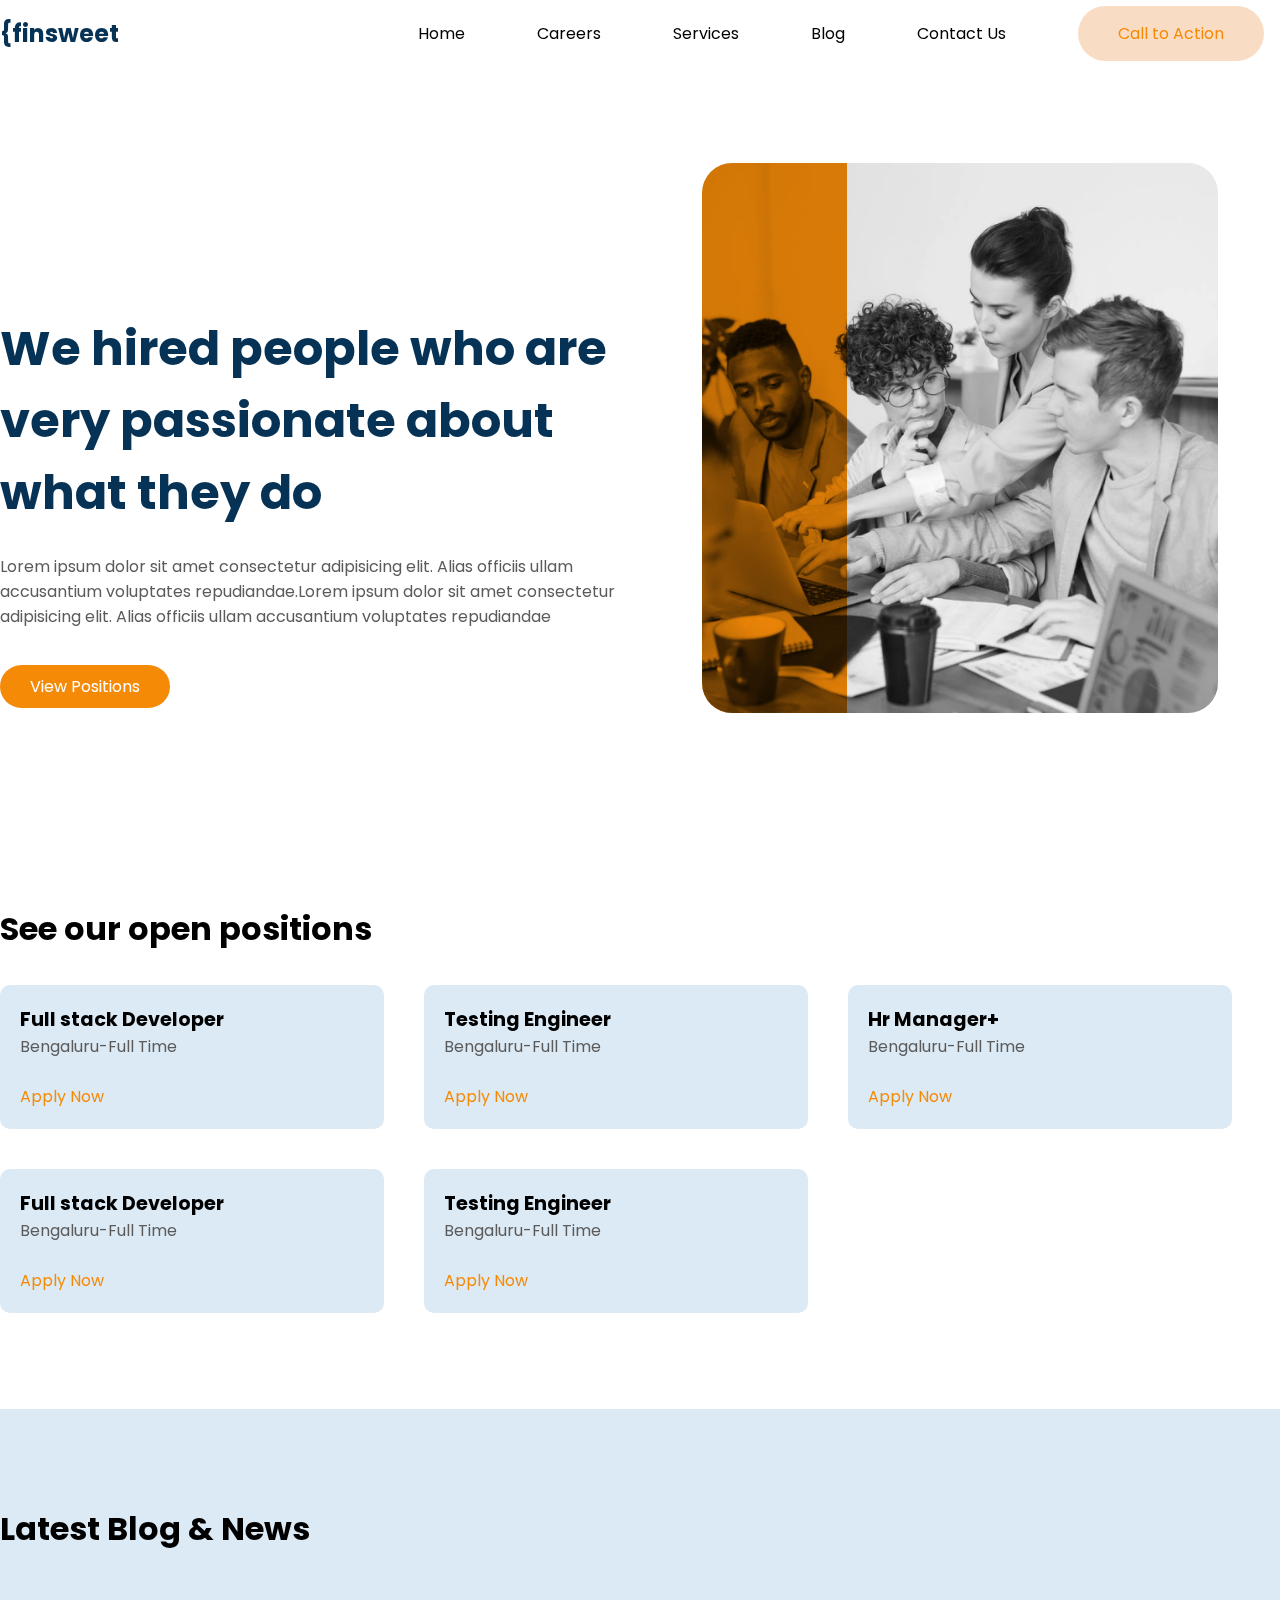
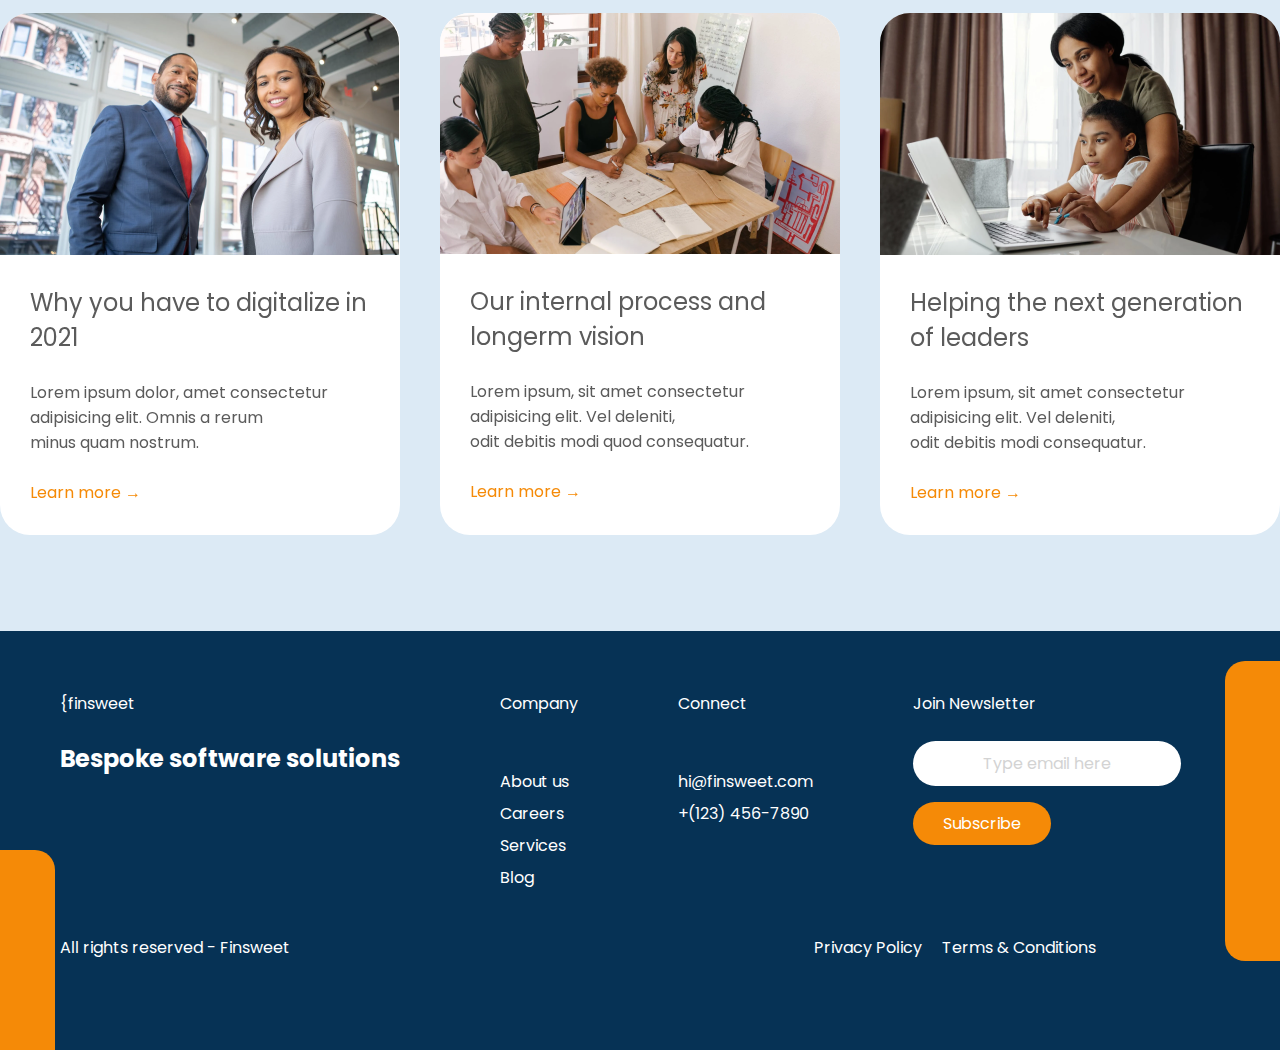
<file: careers.html>
<!DOCTYPE html>
<html lang="en">

<head>
    <meta charset="UTF-8">
    <meta http-equiv="X-UA-Compatible" content="IE=edge">
    <meta name="viewport" content="width=device-width, initial-scale=1.0">
    <title>Careers</title>
    <link rel="preconnect" href="https://fonts.googleapis.com">
    <link rel="preconnect" href="https://fonts.googleapis.com" crossorigin>
    <link href="https://fonts.googleapis.com/css2?family=Poppins:wght@500&display=swap" rel="stylesheet">
    <link rel="stylesheet" href="https://cdnjs.cloudflare.com/ajax/libs/font-awesome/6.2.0/css/all.min.css"
        integrity="sha512-xh6O/CkQoPOWDdYTDqeRdPCVd1SpvCA9XXcUnZS2FmJNp1coAFzvtCN9BmamE+4aHK8yyUHUSCcJHgXloTyT2A=="
        crossorigin="anonymous" referrerpolicy="no-referrer" />
    <link rel="stylesheet" href="css/style.css">
</head>

<body>
    <header>
        <div class="container">
            <div class="nav-bar row">
                <div class="logo"><a href="index.html"><b>{finsweet</b></a></div>
                <ul class="nav-items row">
                    <li><a href="index.html">Home</a></li>
                    <li><a href="careers.html">Careers</a></li>
                    <li><a href="services.html">Services</a></li>
                    <li><a href="blog.html">Blog</a></li>
                    <li><a href="contactus.html">Contact Us</a></li>
                    <li><a class="cta-btn" href="#">Call to Action</a></li>
                </ul>
            </div>
        </div>
    </header>

    <section id="service-one">
        <div class="container">
            <div class="row">
                <div class="text-service col-2">
                    <h1>We hired people who are very passionate about what they do</h1>
                    <br>
                    <p>Lorem ipsum dolor sit amet consectetur adipisicing elit. Alias officiis ullam accusantium
                        voluptates repudiandae.Lorem ipsum dolor sit amet consectetur adipisicing elit. Alias officiis
                        ullam accusantium
                        voluptates repudiandae</p>
                    <div class="vacancy-service">
                        <br>
                        <a class="link" href="careers.html">View Positions</a>
                    </div>
                </div>
                <div class="solution-image-top absolute col-2">
                    <img class="womanhead" src="./images/careers.png" alt="Woman" height="550" width="516">
                </div>
            </div>
        </div>
    </section>

    <section id="five-jobs">
        <div class="container">
       <div class="careers">
                <h2>See our open positions</h2>
            <div class="job-position row">
                <div class="position-col-5">
                    <h4>Full stack Developer</h4>
                    <p>Bengaluru-Full Time</p><br>
                    <a href="careerstesting.html">Apply Now</a>
                </div>
                <div class="position-col-5">
                    <h4>Testing Engineer</h4>
                    <p>Bengaluru-Full Time</p><br>
                    <a href="careerstesting.html">Apply Now</a>
                </div>
                <div class="position-col-5">
                    <h4>Hr Manager+</h4>
                    <p>Bengaluru-Full Time</p><br>
                    <a href="careerstesting.html">Apply Now</a>
                </div>
                <div class="position-col-5">
                    <h4>Full stack Developer</h4>
                    <p>Bengaluru-Full Time</p><br>
                    <a href="careerstesting.html">Apply Now</a>
                </div>
                <div class="position-col-5">
                    <h4>Testing Engineer</h4>
                    <p>Bengaluru-Full Time</p><br>
                    <a href="careerstesting.html">Apply Now</a>
                </div>
            </div>
        </div>
    </div>
</section>

    <section id="eighth">
        <div class="container">
            <div class="top-text">
                <h2>Latest Blog & News</h2>
            </div>
            <div class="row">
                <div class="solution-image col-3">
                    <img class="img-one" src="./images/post1.png" alt="Post-One">
                    <div class="bottom-text">
                        <p style="font-size:1.5rem;">Why you have to digitalize in 2021</p>
                        <br>
                        <p>Lorem ipsum dolor, amet consectetur
                            <br>adipisicing elit. Omnis a rerum
                            <br> minus quam nostrum.
                        </p>
                        <br>
                        <a class="link" href="bloginner.html">Learn more &#8594;</a>
                    </div>
                </div>

                <div class="solution-image col-3">
                    <img class="img-two" src="./images/post-2.png" alt="Post-Two">
                    <div class="bottom-text">
                        <p style="font-size:1.5rem;">Our internal process and longerm vision</p>
                        <br>
                        <p>Lorem ipsum, sit amet consectetur
                            <br> adipisicing elit. Vel deleniti,
                            <br>odit debitis modi quod consequatur.
                        </p>
                        <br>
                        <a class="link" href="bloginner.html">Learn more &#8594;</a>
                    </div>
                </div>

                <div class="solution-image col-3">
                    <img class="img-three" src="./images/post-3.png" alt="Post-Three">
                    <div class="bottom-text">
                        <p style="font-size:1.5rem;">Helping the next generation of leaders</p>
                        <br>
                        <p>Lorem ipsum, sit amet consectetur
                            <br> adipisicing elit. Vel deleniti,
                            <br> odit debitis modi consequatur.
                        </p>
                        <br>
                        <a class="link" href="bloginner.html">Learn more &#8594;</a>
                    </div>
                </div>
            </div>
        </div>
    </section>
</body>

<div class="main-footer rec-left-absolute">
    <div class="container">
        <div class="row">
            <div class="col-4">
                <p>{finsweet</p>
                <br>
                <h3 style="color: white;">Bespoke software solutions</h3>
                <br>
                    <a href="https://www.facebook.com"><i class="fa-brands fa-facebook-f"></i></a>
                    <a href="https://www.youtube.com"><i class="fa-brands fa-youtube"></i></a>
                    <a href="https://www.instagram.com"><i class="fa-brands fa-instagram"></i></a>
                    <a href="https://www.twitter.com"><i class="fa-brands fa-twitter"></i></a>
                </div>
            <div class="col-4">
                <p>Company</p>
                <br>
                <br>
                <div class="space">
                    <p>About us</p>
                    <p>Careers</p>
                    <p>Services</p>
                    <p>Blog</p>
                </div>
            </div>

            <div class="col-4">
                <p>Connect</p>
                <br>
                <br>
                <div class="space">
                <p>hi@finsweet.com</p>
                <p>+(123) 456-7890</p>
            </div>
            </div>

            <div class="col-4">
                <p>Join Newsletter</p>
                <br>
                <div class="vacancy-1">
                    <p style="color: lightgray;">Type email here</p>
                </div>
                <div class="vacancy-2">
                    <br>
                    <a class="link" href="button-link">Subscribe</a>  
                </div>
            </div>
        </div>
                    <div class="spaces row">
                        <div class="space-1 col-2">
                            <p class="bottom-line"><i class="fa-regular fa-copyright"></i>All rights reserved - Finsweet</p>
                        </div>
                        <div class="space-2 col-2">
                            <p>Privacy Policy &nbsp; &nbsp; Terms & Conditions</p>
                        </div>
                    </div>
    </div>
</div>
</html>
</file>
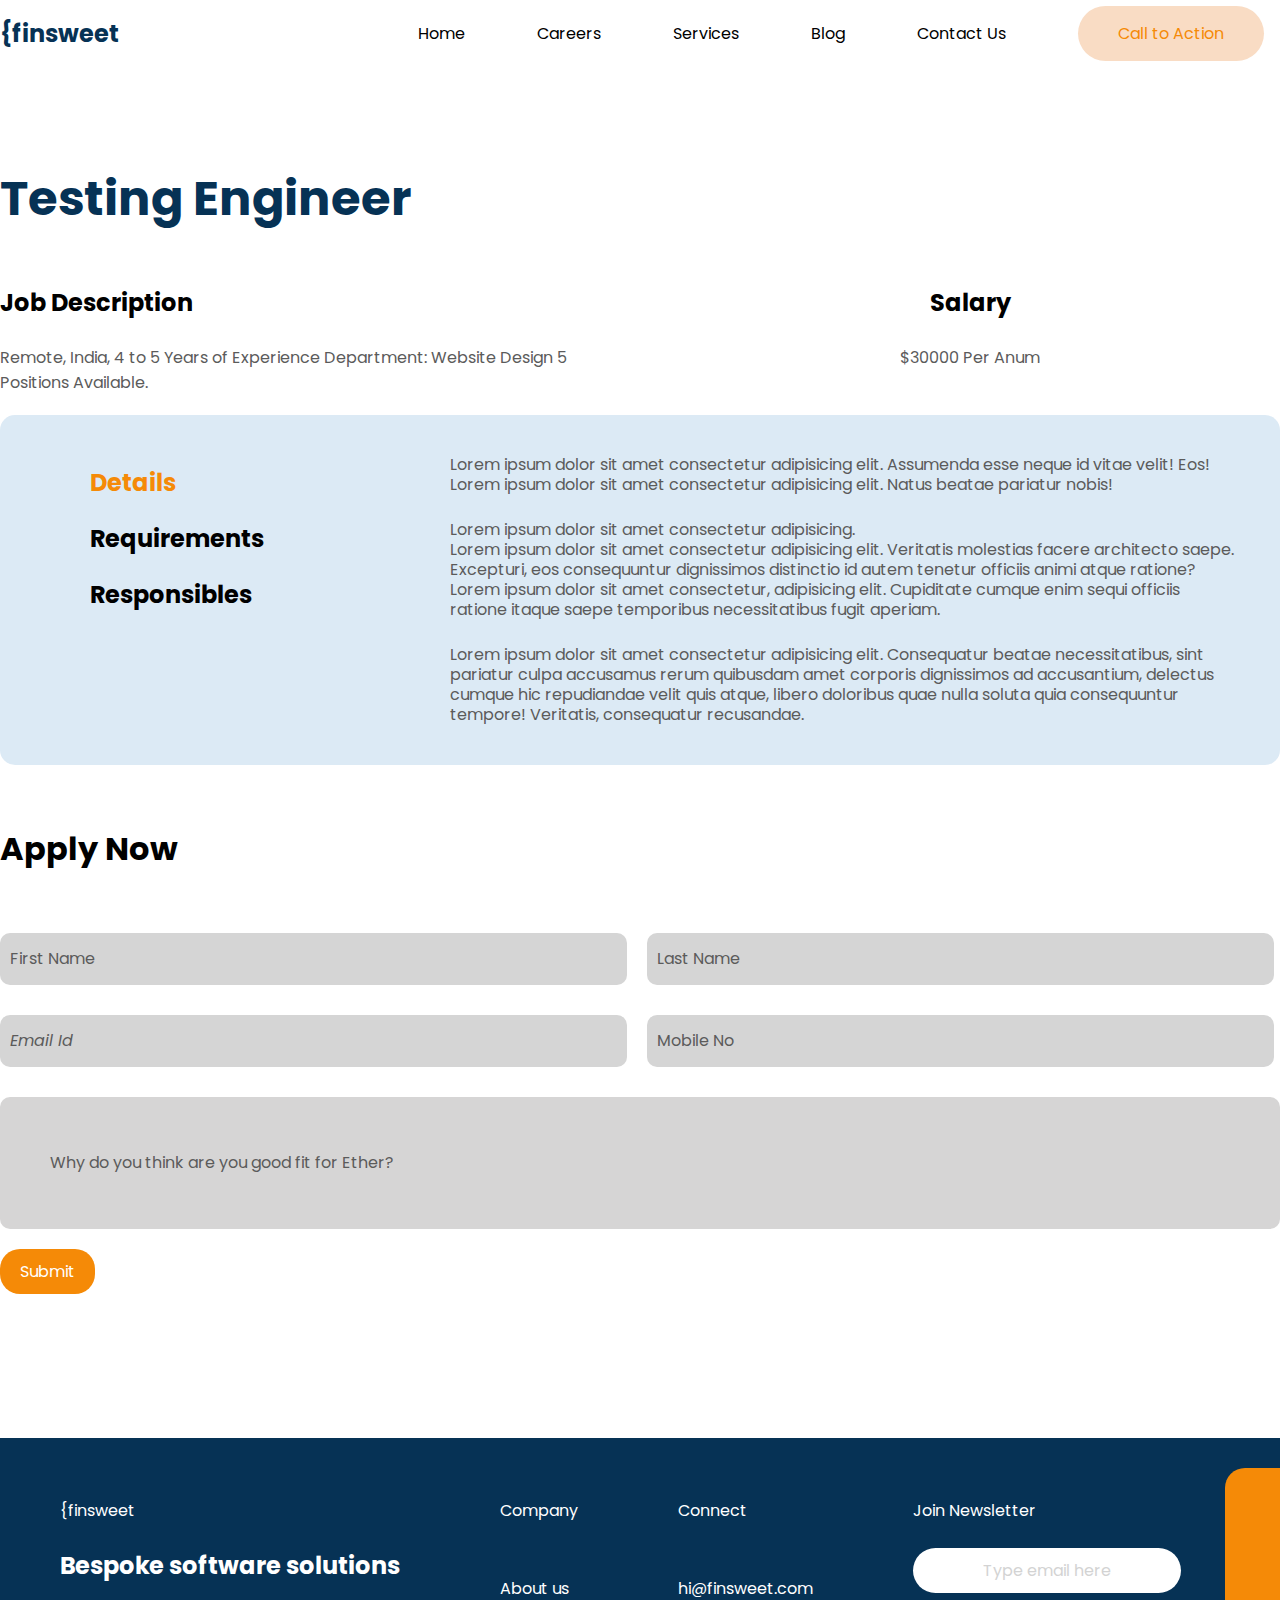
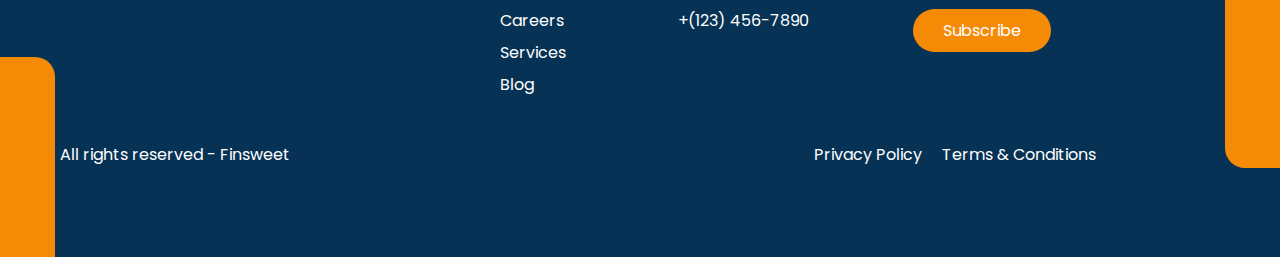
<file: careerstesting.html>
<!DOCTYPE html>
<html lang="en">

<head>
    <meta charset="UTF-8">
    <meta http-equiv="X-UA-Compatible" content="IE=edge">
    <meta name="viewport" content="width=device-width, initial-scale=1.0">
    <title>Careers testing</title>
    <link rel="preconnect" href="https://fonts.googleapis.com">
    <link rel="preconnect" href="https://fonts.googleapis.com" crossorigin>
    <link href="https://fonts.googleapis.com/css2?family=Poppins:wght@500&display=swap" rel="stylesheet">
    <link rel="stylesheet" href="https://cdnjs.cloudflare.com/ajax/libs/font-awesome/6.2.0/css/all.min.css" integrity="sha512-xh6O/CkQoPOWDdYTDqeRdPCVd1SpvCA9XXcUnZS2FmJNp1coAFzvtCN9BmamE+4aHK8yyUHUSCcJHgXloTyT2A==" crossorigin="anonymous" referrerpolicy="no-referrer" />
    <link rel="stylesheet" href="css/style.css">
</head>

<body>
    <header>
        <div class="container">
            <div class="nav-bar row">
                <div class="logo"><a href="#"><b>{finsweet</b></a></div>
                <ul class="nav-items row">
                    <li><a href="index.html">Home</a></li>
                    <li><a href="careers.html">Careers</a></li>
                    <li><a href="services.html">Services</a></li>
                    <li><a href="blog.html">Blog</a></li>
                    <li><a href="contactus.html">Contact Us</a></li>
                    <li><a class="cta-btn" href="#">Call to Action</a></li>
                </ul>
            </div>
        </div>
    </header>

<section id="Career-testing">
    <div class="container">
        <h1>Testing Engineer</h1><br><br>
            <div class="testing row">
                <div class="col-2">
                    <h4>Job Description</h4><br>
                    <p>Remote, India, 4 to 5 Years of Experience Department: Website Design 5 Positions Available.</p>
                </div>
                <div class="career col-2">
                    <h4>Salary</h4><br>
                    <p>$30000 Per Anum</p>
                </div>
            </div>

        <div class="details row">
            <div class="ct-one col-2">
                <h4 style="color:#F58A07;">Details</h4>
                <h4>Requirements</h4>
                <h4>Responsibles</h4>
            </div>
            <div class="ct-two col-2">
                <p>Lorem ipsum dolor sit amet consectetur adipisicing elit. Assumenda esse neque id vitae velit! Eos!</p>
                <p>Lorem ipsum dolor sit amet consectetur adipisicing elit. Natus beatae pariatur nobis!</p><br>
                <p>Lorem ipsum dolor sit amet consectetur adipisicing.</p>
                <p>Lorem ipsum dolor sit amet consectetur adipisicing elit. Veritatis molestias facere architecto saepe. Excepturi, eos consequuntur dignissimos distinctio id autem tenetur officiis animi atque ratione?</p>
                <p>Lorem ipsum dolor sit amet consectetur, adipisicing elit. Cupiditate cumque enim sequi officiis ratione itaque saepe temporibus necessitatibus fugit aperiam.</p><br>
               <p>Lorem ipsum dolor sit amet consectetur adipisicing elit. Consequatur beatae necessitatibus, sint pariatur culpa accusamus rerum quibusdam amet corporis dignissimos ad accusantium, delectus cumque hic repudiandae velit quis atque, libero doloribus quae nulla soluta quia consequuntur tempore! Veritatis, consequatur recusandae.</p>
            </div>
        </div>
        <h2>Apply Now</h2><br><br>
        <div class="details-2 row">
            <div class="apply row-4">
                <p>First Name</p>
            </div>
            <div class="apply row-4">
                <p>Last Name</p>
            </div>
            <div class="apply row-4">
                <p><i>Email Id</i></p>
            </div>
            <div class="apply row-4">
                <p>Mobile No</p>
            </div>
            <div class="apply-1 col-1">
                <p>Why do you think are you good fit for Ether?</p>
            </div>
        </div>
            <div class="submit">
                <a href="submit-btn">Submit</a>
            </div>
        
    </div>
</section>

<div class="main-footer rec-left-absolute">
    <div class="container">
        <div class="row">
            <div class="col-4">
                <p>{finsweet</p>
                <br>
                <h3 style="color: white;">Bespoke software solutions</h3>
                <br>
                    <a href="https://www.facebook.com"><i class="fa-brands fa-facebook-f"></i></a>
                    <a href="https://www.youtube.com"><i class="fa-brands fa-youtube"></i></a>
                    <a href="https://www.instagram.com"><i class="fa-brands fa-instagram"></i></a>
                    <a href="https://www.twitter.com"><i class="fa-brands fa-twitter"></i></a>
                </div>
            <div class="col-4">
                <p>Company</p>
                <br>
                <br>
                <div class="space">
                    <p>About us</p>
                    <p>Careers</p>
                    <p>Services</p>
                    <p>Blog</p>
                </div>
            </div>

            <div class="col-4">
                <p>Connect</p>
                <br>
                <br>
                <div class="space">
                <p>hi@finsweet.com</p>
                <p>+(123) 456-7890</p>
            </div>
            </div>

            <div class="col-4">
                <p>Join Newsletter</p>
                <br>
                <div class="vacancy-1">
                    <p style="color: lightgray;">Type email here</p>
                </div>
                <div class="vacancy-2">
                    <br>
                    <a class="link" href="button-link">Subscribe</a>  
                </div>
            </div>
        </div>
                    <div class="spaces row">
                        <div class="space-1 col-2">
                            <p class="bottom-line"><i class="fa-regular fa-copyright"></i>All rights reserved - Finsweet</p>
                        </div>
                        <div class="space-2 col-2">
                            <p>Privacy Policy &nbsp; &nbsp; Terms & Conditions</p>
                        </div>
                    </div>
    </div>
</div>
</html>
</file>
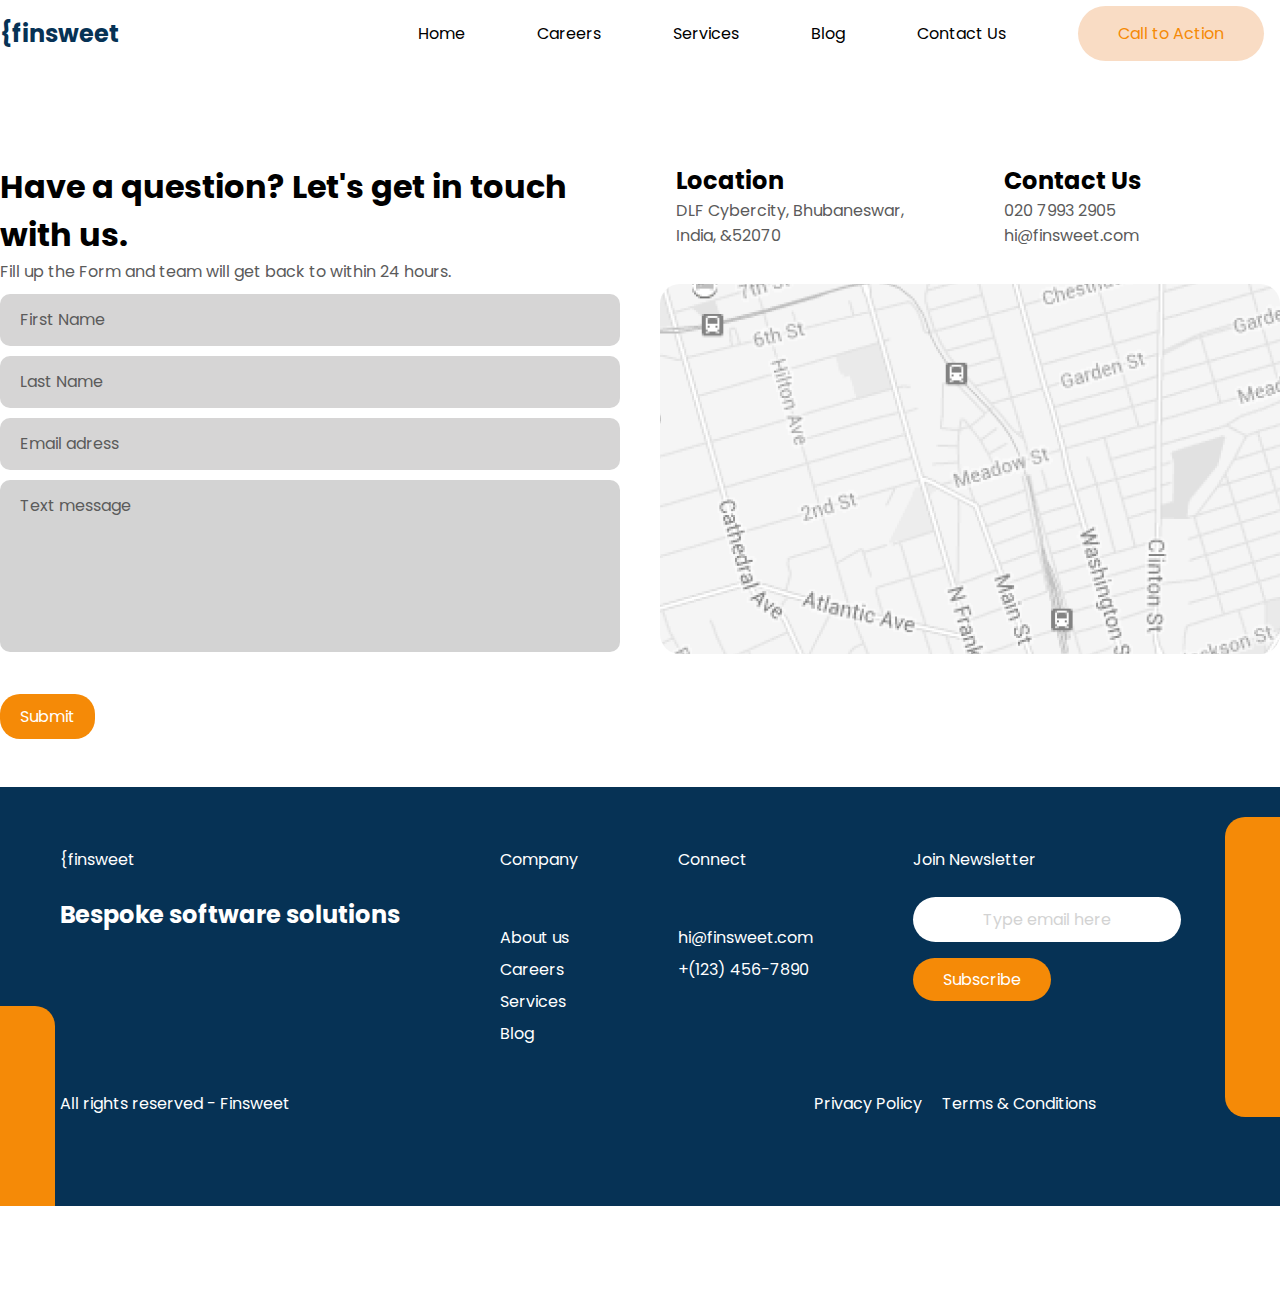
<file: contactus.html>
<!DOCTYPE html>
<html lang="en">

<head>
    <meta charset="UTF-8">
    <meta http-equiv="X-UA-Compatible" content="IE=edge">
    <meta name="viewport" content="width=device-width, initial-scale=1.0">
    <title>Contact Us</title>
    <link rel="preconnect" href="https://fonts.googleapis.com">
    <link rel="preconnect" href="https://fonts.googleapis.com" crossorigin>
    <link href="https://fonts.googleapis.com/css2?family=Poppins:wght@500&display=swap" rel="stylesheet">
    <link rel="stylesheet" href="https://cdnjs.cloudflare.com/ajax/libs/font-awesome/6.2.0/css/all.min.css" integrity="sha512-xh6O/CkQoPOWDdYTDqeRdPCVd1SpvCA9XXcUnZS2FmJNp1coAFzvtCN9BmamE+4aHK8yyUHUSCcJHgXloTyT2A==" crossorigin="anonymous" referrerpolicy="no-referrer" />
    <link rel="stylesheet" href="css/style.css">
</head>

<body>
    <header>
        <div class="container">
            <div class="nav-bar row">
                <div class="logo"><a href="index.html"><b>{finsweet</b></a></div>
                <ul class="nav-items row">
                    <li><a href="index.html">Home</a></li>
                    <li><a href="careers.html">Careers</a></li>
                    <li><a href="services.html">Services</a></li>
                    <li><a href="blog.html">Blog</a></li>
                    <li><a href="contactus.html">Contact Us</a></li>
                    <li><a class="cta-btn" href="#">Call to Action</a></li>
                </ul>
            </div>
        </div>
    </header>

    <section id="contact us">
        <div class="container">
            <div class="section-contact">
                <div class="cu row">
                    <div class="cu-1 col-3">
                        <h2>Have a question? Let's get in touch with us.</h2>
                        <p>Fill up the Form and team will get back to within 24 hours.</p>
                    </div>
                    <div class="cu-2 col-3">
                        <h4>Location</h4>
                        <p>DLF Cybercity, Bhubaneswar, <br>
                            India, &52070</p>
                    </div>
                    <div class="cu-3 col-3">
                        <h4>Contact Us</h4>
                        <p>020 7993 2905 <br>
                            hi@finsweet.com</p>
                    </div>
                </div>
            </div>

            <div class="row">
                <div class="col-2">
                    <p class="form">First Name</p>
                    <p class="form">Last Name</p>
                    <p class="form">Email adress</p>
                    <p class="form-one">Text message</p>
                </div>
                <div class="col-2">
                    <div class="map">
                        <img src="./images/map.png" alt="Png">
                    </div>
                </div>
                <div class="submit">
                    <a href="submit-btn">Submit</a>  
                </div>
            </div>
    </div> 

    <div class="main-footer rec-left-absolute">
        <div class="container">
            <div class="row">
                <div class="col-4">
                    <p>{finsweet</p>
                    <br>
                    <h3 style="color: white;">Bespoke software solutions</h3>
                    <br>
                        <a href="https://www.facebook.com"><i class="fa-brands fa-facebook-f"></i></a>
                        <a href="https://www.youtube.com"><i class="fa-brands fa-youtube"></i></a>
                        <a href="https://www.instagram.com"><i class="fa-brands fa-instagram"></i></a>
                        <a href="https://www.twitter.com"><i class="fa-brands fa-twitter"></i></a>
                    </div>
                <div class="col-4">
                    <p>Company</p>
                    <br>
                    <br>
                    <div class="space">
                        <p>About us</p>
                        <p>Careers</p>
                        <p>Services</p>
                        <p>Blog</p>
                    </div>
                </div>
    
                <div class="col-4">
                    <p>Connect</p>
                    <br>
                    <br>
                    <div class="space">
                    <p>hi@finsweet.com</p>
                    <p>+(123) 456-7890</p>
                </div>
                </div>
    
                <div class="col-4">
                    <p>Join Newsletter</p>
                    <br>
                    <div class="vacancy-1">
                        <p style="color: lightgray;">Type email here</p>
                    </div>
                    <div class="vacancy-2">
                        <br>
                        <a class="link" href="button-link">Subscribe</a>  
                    </div>
                </div>
            </div>
                        <div class="spaces row">
                            <div class="space-1 col-2">
                                <p class="bottom-line"><i class="fa-regular fa-copyright"></i>All rights reserved - Finsweet</p>
                            </div>
                            <div class="space-2 col-2">
                                <p>Privacy Policy &nbsp; &nbsp; Terms & Conditions</p>
                            </div>
                        </div>
        </div>
    </div>
    </html>
</file>
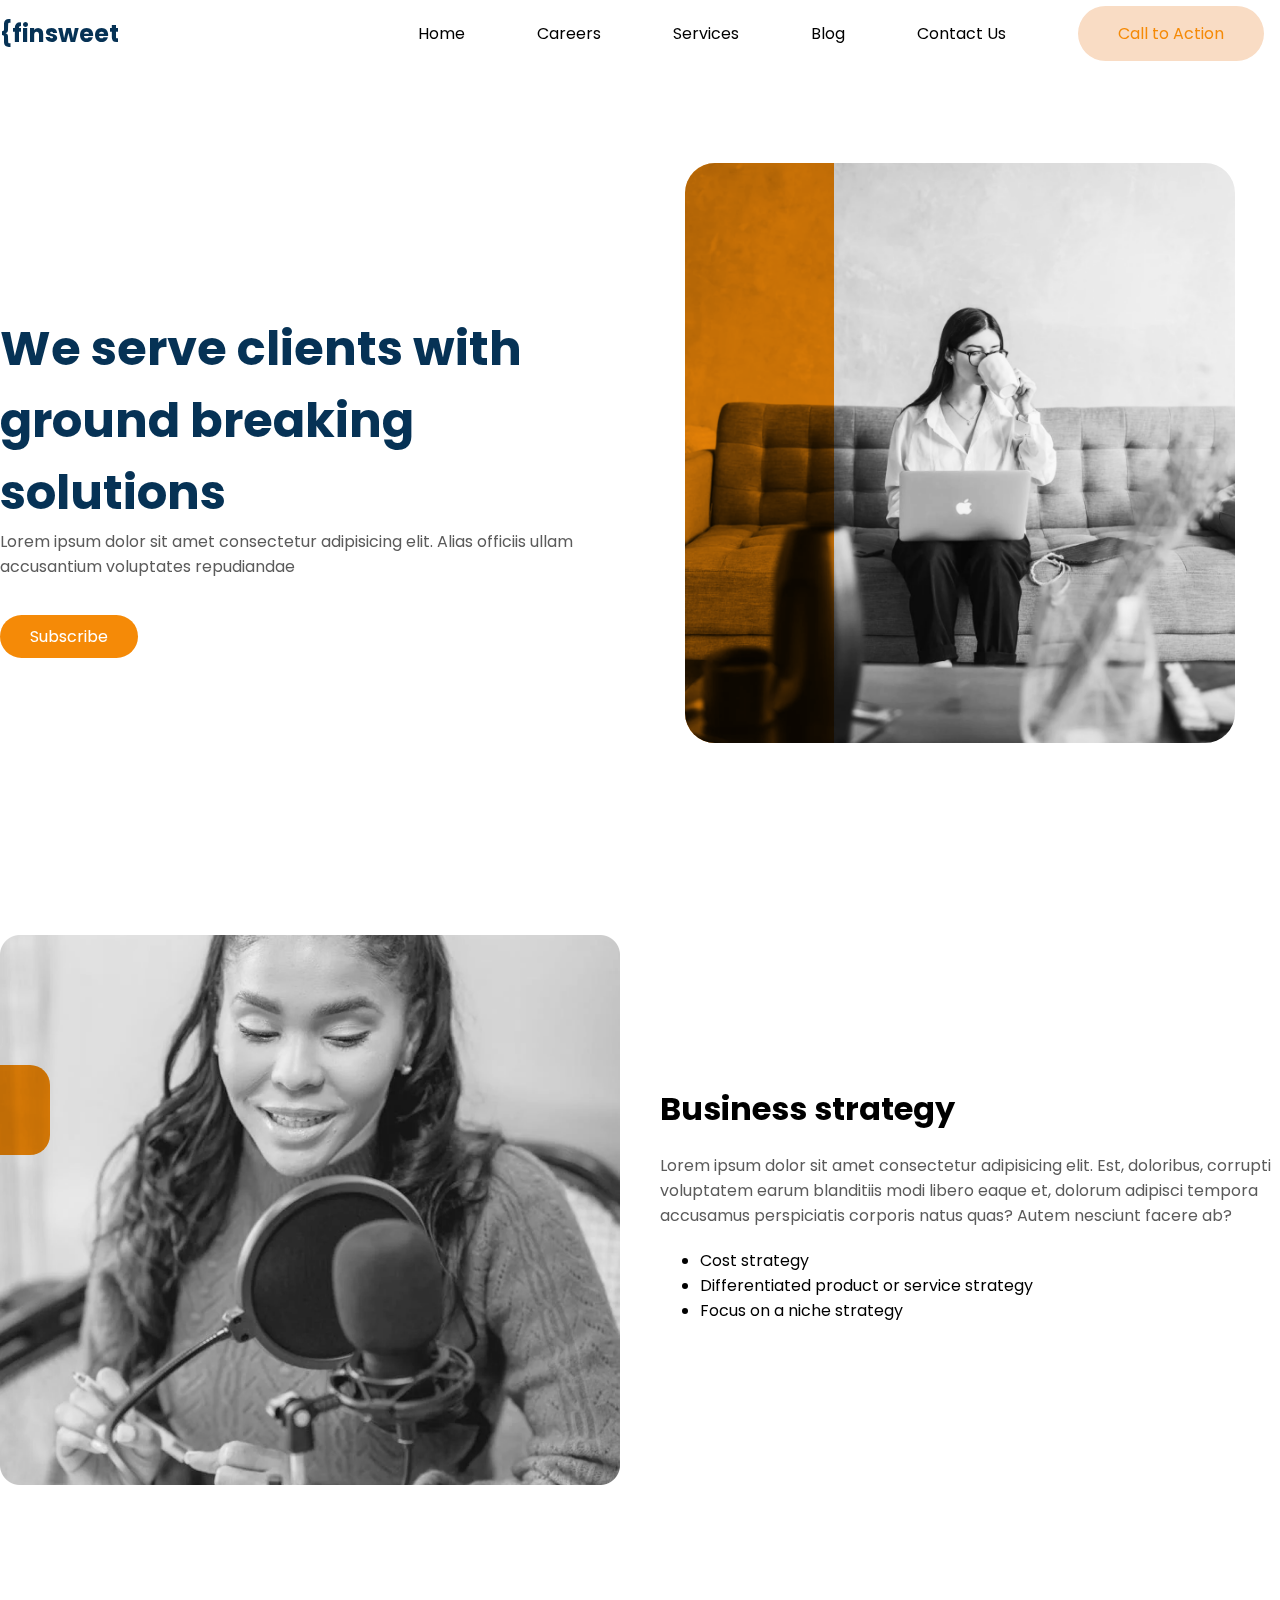
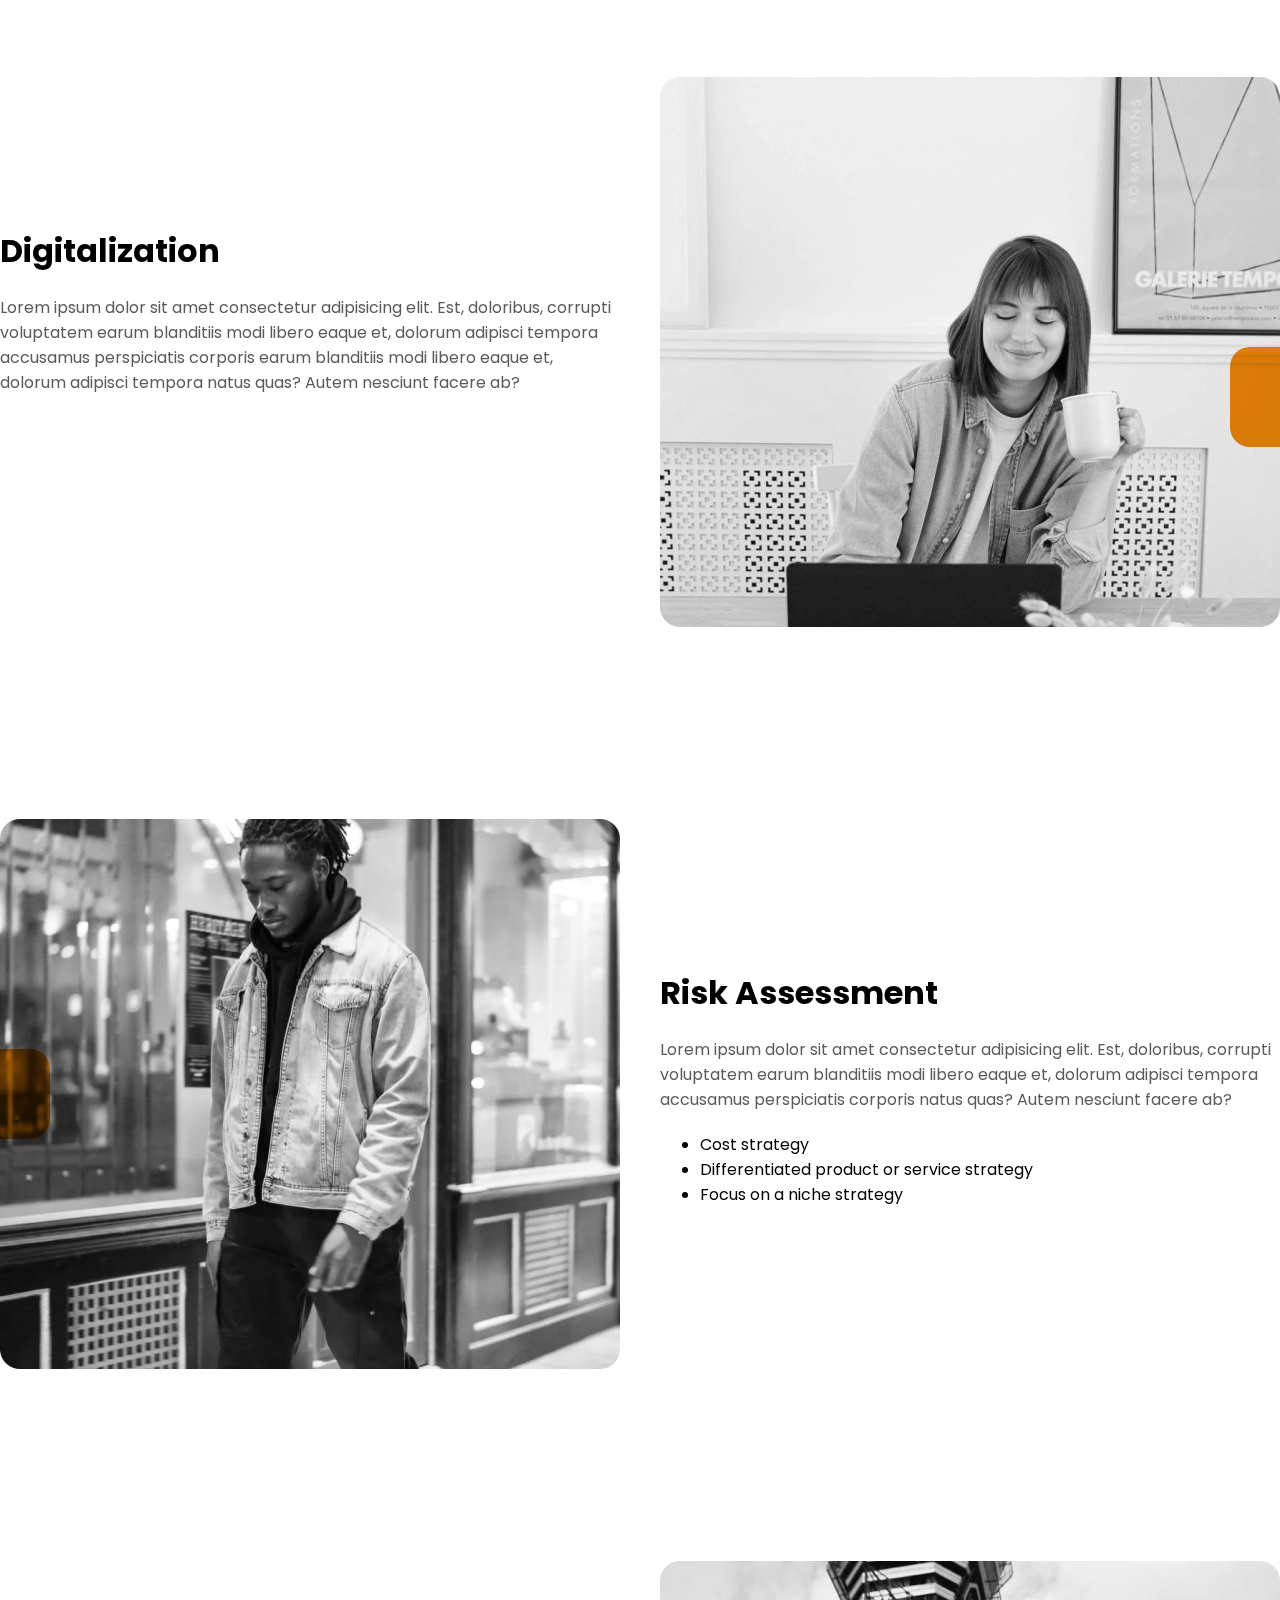
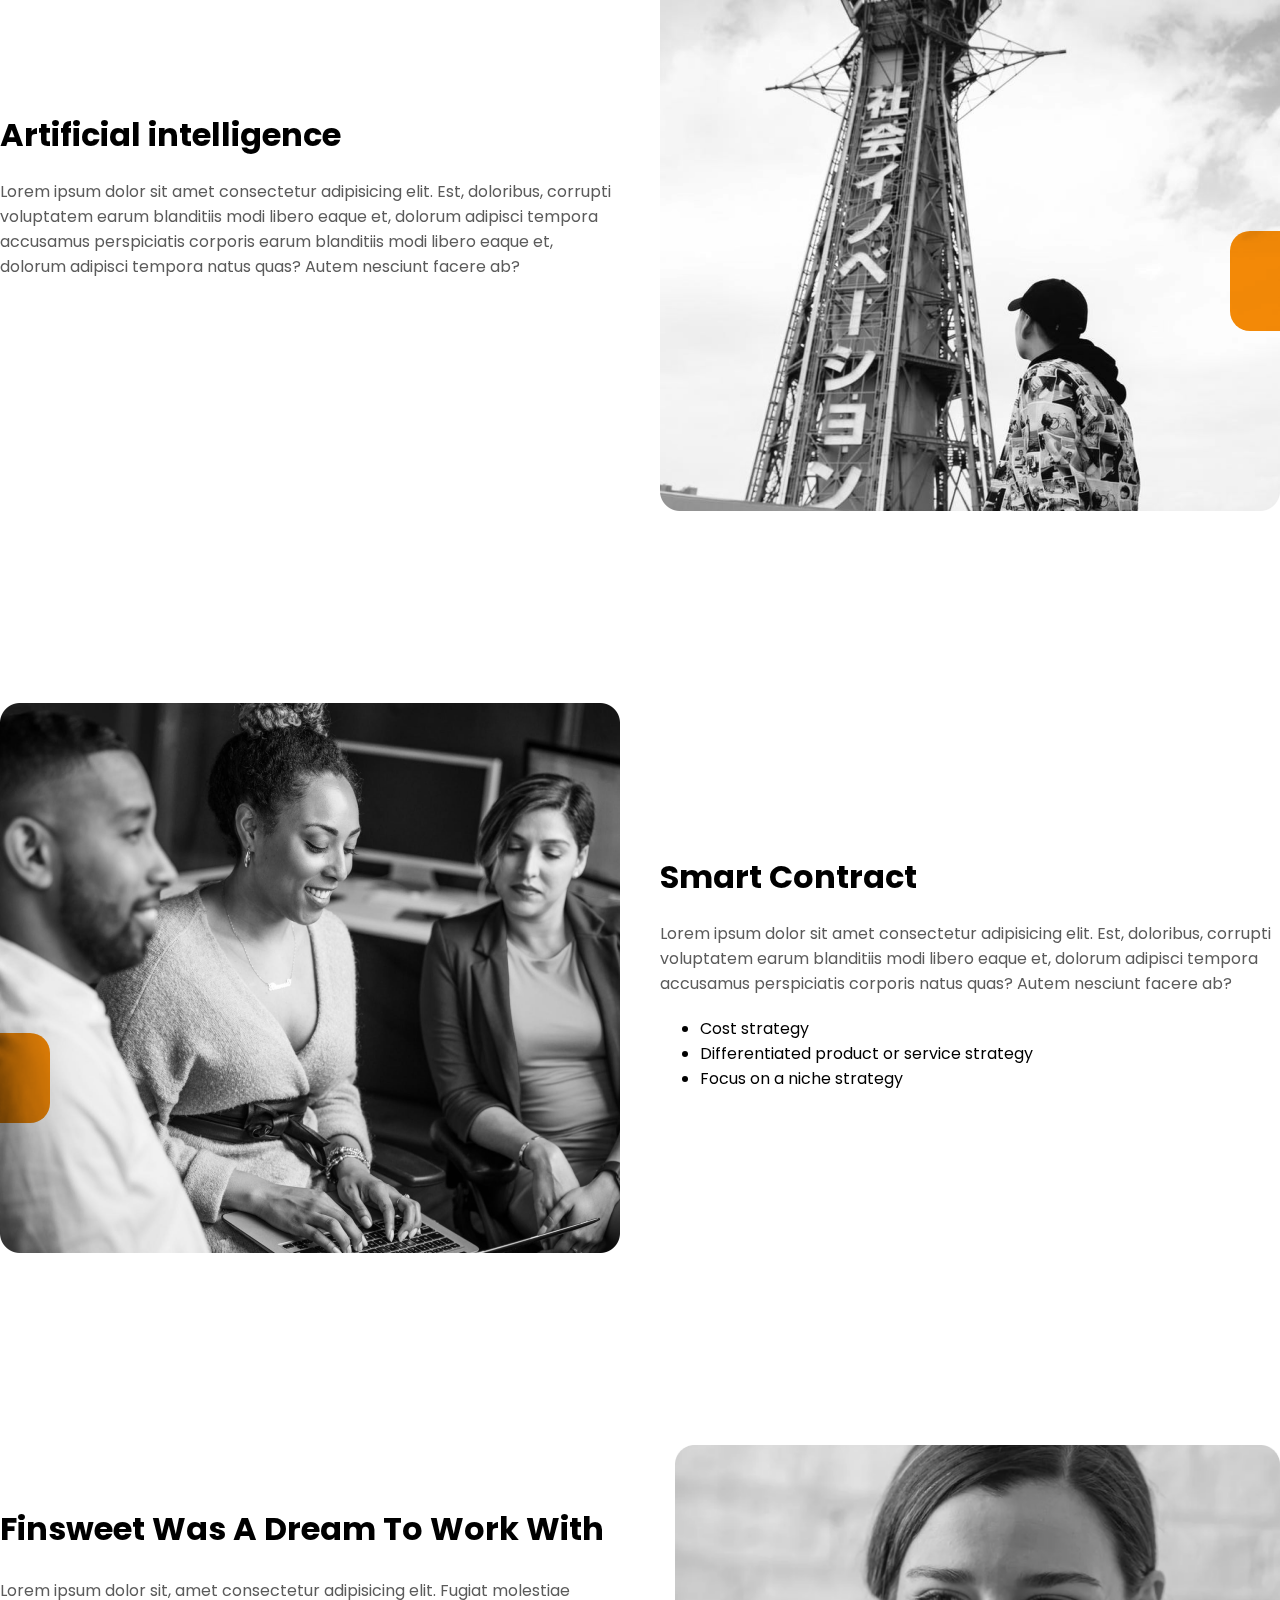
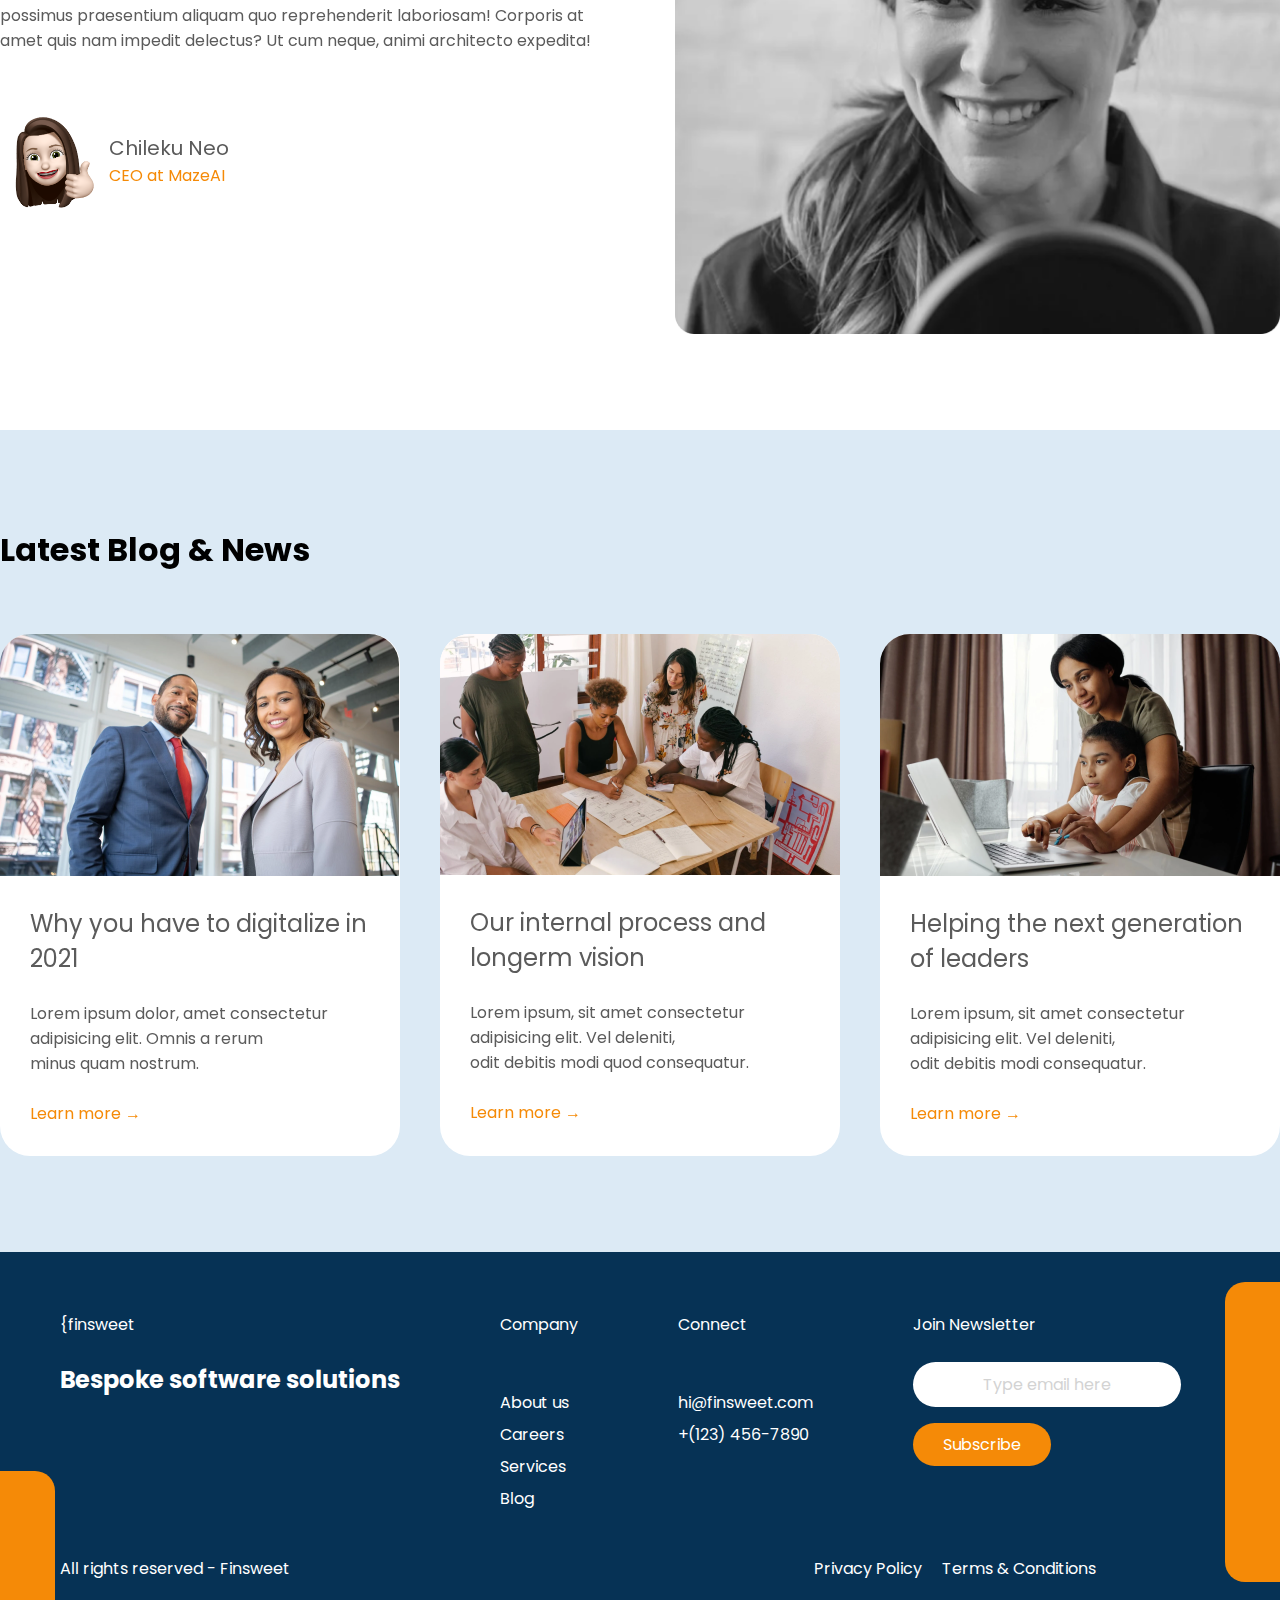
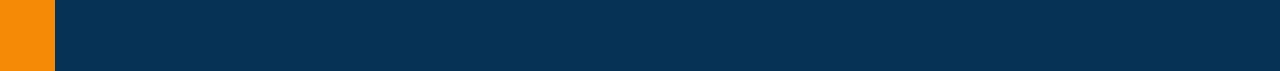
<file: services.html>
<!DOCTYPE html>
<html lang="en">

<head>
    <meta charset="UTF-8">
    <meta http-equiv="X-UA-Compatible" content="IE=edge">
    <meta name="viewport" content="width=device-width, initial-scale=1.0">
    <title>Services</title>
    <link rel="preconnect" href="https://fonts.googleapis.com">
    <link rel="preconnect" href="https://fonts.googleapis.com" crossorigin>
    <link href="https://fonts.googleapis.com/css2?family=Poppins:wght@500&display=swap" rel="stylesheet">
    <link rel="stylesheet" href="https://cdnjs.cloudflare.com/ajax/libs/font-awesome/6.2.0/css/all.min.css"
        integrity="sha512-xh6O/CkQoPOWDdYTDqeRdPCVd1SpvCA9XXcUnZS2FmJNp1coAFzvtCN9BmamE+4aHK8yyUHUSCcJHgXloTyT2A=="
        crossorigin="anonymous" referrerpolicy="no-referrer" />
    <link rel="stylesheet" href="css/style.css">
</head>

<body>
    <header>
        <div class="container">
            <div class="nav-bar row">
                <div class="logo"><a href="index.html"><b>{finsweet</b></a></div>
                <ul class="nav-items row">
                    <li><a href="index.html">Home</a></li>
                    <li><a href="careers.html">Careers</a></li>
                    <li><a href="services.html">Services</a></li>
                    <li><a href="blog.html">Blog</a></li>
                    <li><a href="contactus.html">Contact Us</a></li>
                    <li><a class="cta-btn" href="#">Call to Action</a></li>
                </ul>
            </div>
        </div>
    </header>
    
    <body>
        <section id="service-one">
            <div class="container">
                <div class="row">
                    <div class="text-service col-2">
                        <h1>We serve clients with ground breaking solutions</h1>
                        <p>Lorem ipsum dolor sit amet consectetur adipisicing elit. Alias officiis ullam accusantium
                            voluptates repudiandae</p>
                        <div class="vacancy-service">
                            <br>
                            <a class="link" href="button-link">Subscribe</a>
                        </div>
                    </div>
                    <div class="solution-image-top absolute col-2">
                        <img class="womanhead" src="./images/services-1.png" alt="Woman" width="550">
                    </div>

                </div>
            </div>
        </section>
      
        <section id="service-two">
            <div class="container">
                <div class="row">
                    <div class=" absolute-small-one col-2">
                        <img class="womanhead" src="./images/services-2.png" alt="Woman">
                    </div>

                    <div class="text-service col-2">
                        <h2>Business strategy</h2>
                        <p>Lorem ipsum dolor sit amet consectetur adipisicing elit. Est, doloribus, corrupti voluptatem
                            earum blanditiis modi libero eaque et, dolorum adipisci tempora accusamus perspiciatis
                            corporis natus quas? Autem nesciunt facere ab?</p>
                        <ul>
                            <li>Cost strategy</li>
                            <li>Differentiated product or service strategy</li>
                            <li>Focus on a niche strategy</li>
                        </ul>
                    </div>
                </div>
            </div>
        </section>

        <section id="service-three">
            <div class="container">
                <div class="row">
                    <div class="text-service col-2">
                        <h2>Digitalization</h2>
                        <p>Lorem ipsum dolor sit amet consectetur adipisicing elit. Est, doloribus, corrupti voluptatem
                            earum blanditiis modi libero eaque et, dolorum adipisci tempora accusamus perspiciatis
                            corporis earum blanditiis modi libero eaque et, dolorum adipisci tempora natus quas? Autem nesciunt facere ab?</p>
                    </div>

                    <div class="absolute-small-zero col-2">
                        <img class="womanhead" src="./images/services-3.png" alt="Woman">
                    </div>

                </div>
            </div>
        </section>

        <section id="service-four">
            <div class="container">
                <div class="row">
                    <div class="absolute-small-two col-2">
                        <img class="womanhead" src="./images/services-4.png" alt="Woman">
                    </div>

                    <div class="text-service col-2">
                        <h2>Risk Assessment</h2>
                        <p>Lorem ipsum dolor sit amet consectetur adipisicing elit. Est, doloribus, corrupti voluptatem
                            earum blanditiis modi libero eaque et, dolorum adipisci tempora accusamus perspiciatis
                            corporis natus quas? Autem nesciunt facere ab?</p>
                        <ul>
                            <li>Cost strategy</li>
                            <li>Differentiated product or service strategy</li>
                            <li>Focus on a niche strategy</li>
                        </ul>
                    </div>
                </div>
            </div>
        </section>
    
        <section id="service-five">
            <div class="container">
                <div class="row">
                    <div class="text-service col-2">
                        <h2>Artificial intelligence</h2>
                        <p>Lorem ipsum dolor sit amet consectetur adipisicing elit. Est, doloribus, corrupti voluptatem
                            earum blanditiis modi libero eaque et, dolorum adipisci tempora accusamus perspiciatis
                            corporis earum blanditiis modi libero eaque et, dolorum adipisci tempora natus quas? Autem nesciunt facere ab?</p>
                    </div>

                    <div class=" absolute-small-three col-2">
                        <img class="womanhead" src="./images/services-5.png" alt="Woman">
                    </div>

                </div>
            </div>
        </section>

       <section id="service-six">
            <div class="container">
                <div class="row">
                    <div class="absolute-small-four col-2">
                        <img class="womanhead" src="./images/services-6.png" alt="Woman">
                    </div>

                    <div class="text-service col-2">
                        <h2>Smart Contract</h2>
                        <p>Lorem ipsum dolor sit amet consectetur adipisicing elit. Est, doloribus, corrupti voluptatem
                            earum blanditiis modi libero eaque et, dolorum adipisci tempora accusamus perspiciatis
                            corporis natus quas? Autem nesciunt facere ab?</p>
                        <ul>
                            <li>Cost strategy</li>
                            <li>Differentiated product or service strategy</li>
                            <li>Focus on a niche strategy</li>
                        </ul>
                    </div>
                </div>
            </div>
        </section>

        <section id="seventh">
            <div class="container">
                <div class="seventh row">
                    <div class="part-one col-2">
                        <h2>Finsweet Was A Dream To Work With</h2>
                        <br>
                        <p>Lorem ipsum dolor sit, amet consectetur adipisicing elit. Fugiat molestiae possimus praesentium
                            aliquam quo reprehenderit laboriosam! Corporis at amet quis nam impedit delectus? Ut cum neque,
                            animi architecto expedita!</p>
                        <br>
                        <br>
                        <div class="seventh-row">
                            <div class="pseudo-1 col-2">
                                <img src="./images/pseudo-image.png" alt="Image" height="100%" width="100%">
                            </div>
                            <div class="pseudo-2 col-2">
                                <p style="font-size:20px;">Chileku Neo</p>
                                <p style="color:#F58A07;">CEO at MazeAI</p>
                            </div>
                        </div>
                    </div>
                    <div class="col-2">
                        <img src="./images/video-image.png" alt="Video-Image">
                    </div>
                </div>
            </div>
        </section>
    
        <section id="eighth">
            <div class="container">
                <div class="top-text">
                    <h2>Latest Blog & News</h2>
                </div>
                <div class="row">
                    <div class="solution-image col-3">
                        <img class="img-one" src="./images/post1.png" alt="Post-One">
                        <div class="bottom-text">
                            <p style="font-size:1.5rem;">Why you have to digitalize in 2021</p>
                            <br>
                            <p>Lorem ipsum dolor, amet consectetur
                                <br>adipisicing elit. Omnis a rerum
                                <br> minus quam nostrum.
                            </p>
                            <br>
                            <a class="link" href="bloginner.html">Learn more &#8594;</a>
                        </div>
                    </div>  
                    <div class="solution-image col-3">
                        <img class="img-two" src="./images/post-2.png" alt="Post-Two">
                        <div class="bottom-text">
                            <p style="font-size:1.5rem;">Our internal process and longerm vision</p>
                            <br>
                            <p>Lorem ipsum, sit amet consectetur
                                <br> adipisicing elit. Vel deleniti,
                                <br>odit debitis modi quod consequatur.
                            </p>
                            <br>
                            <a class="link" href="bloginner.html">Learn more &#8594;</a>
                        </div>
                    </div>
    
                    <div class="solution-image col-3">
                        <img class="img-three" src="./images/post-3.png" alt="Post-Three">
                        <div class="bottom-text">
                            <p style="font-size:1.5rem;">Helping the next generation of leaders</p>
                            <br>
                            <p>Lorem ipsum, sit amet consectetur
                                <br> adipisicing elit. Vel deleniti,
                                <br> odit debitis modi consequatur.
                            </p>
                            <br>
                            <a class="link" href="bloginner.html">Learn more &#8594;</a>
                        </div>
                    </div>
                </div>
            </div>
        </section>
    </body>
    
    <div class="main-footer rec-left-absolute">
        <div class="container">
            <div class="row">
                <div class="col-4">
                    <p>{finsweet</p>
                    <br>
                    <h3 style="color: white;">Bespoke software solutions</h3>
                    <br>
                        <a href="https://www.facebook.com"><i class="fa-brands fa-facebook-f"></i></a>
                        <a href="https://www.youtube.com"><i class="fa-brands fa-youtube"></i></a>
                        <a href="https://www.instagram.com"><i class="fa-brands fa-instagram"></i></a>
                        <a href="https://www.twitter.com"><i class="fa-brands fa-twitter"></i></a>
                    </div>
                <div class="col-4">
                    <p>Company</p>
                    <br>
                    <br>
                    <div class="space">
                        <p>About us</p>
                        <p>Careers</p>
                        <p>Services</p>
                        <p>Blog</p>
                    </div>
                </div>
    
                <div class="col-4">
                    <p>Connect</p>
                    <br>
                    <br>
                    <div class="space">
                    <p>hi@finsweet.com</p>
                    <p>+(123) 456-7890</p>
                </div>
                </div>
    
                <div class="col-4">
                    <p>Join Newsletter</p>
                    <br>
                    <div class="vacancy-1">
                        <p style="color: lightgray;">Type email here</p>
                    </div>
                    <div class="vacancy-2">
                        <br>
                        <a class="link" href="button-link">Subscribe</a>  
                    </div>
                </div>
            </div>
                        <div class="spaces row">
                            <div class="space-1 col-2">
                                <p class="bottom-line"><i class="fa-regular fa-copyright"></i>All rights reserved - Finsweet</p>
                            </div>
                            <div class="space-2 col-2">
                                <p>Privacy Policy &nbsp; &nbsp; Terms & Conditions</p>
                            </div>
                        </div>
        </div>
    </div>
    </html>
</file>
<file: css/style.css>
/* main-nav */
@font-face {
    font-family: Poppins;
    src:url('https://fonts.googleapis.com/css2?family=Poppins&display=ssoluap');
}
*{
    font-family: 'Poppins', sans-serif;
    margin:0;
    box-sizing: border-box;
    letter-spacing: 0;
    flex-wrap: wrap;
}
img{
    max-width: 100%;
}
.logo a{
    color: #063255;
    font-size: 1.5rem;
    font-style: bold;
}
.container{
    max-width: 1280px;
    margin: 0 auto;
    /* flex-wrap: wrap; */
}
body{
    font-family: 'Poppins', sans-serif;
}   
.row{
    display: flex;
    flex-wrap: wrap;
    gap: 40px;
}
.sixth{
    gap: 0px;
}
li{
    list-style: none;
}
/* a p h1-6 styles  */
.nav-items{
    display: flex;
    align-items: center;
}
.nav-items a{
    color: black;
}
.nav-items .cta-btn{
    color: #F58A07;
    background-color: #f9dcc4;
    padding: 1rem 2.5rem;
    border-radius: 30px;
}
.buttons a{
    text-decoration: none;
    background-color: #DCEAF5;
    border-color: #DCEAF5;
    color: #063255;
}
.buttons a:hover{
    background-color: #F58A07;
    color: white;
}
a{
    text-decoration: none;
    color: #F58A07;
    font-size: 1rem;
}
.col-2{
    width: calc(100%/2 - 40px);
    flex-grow: 1;
}
.twice .col-2{
    margin: 10px 10px 60px auto;
}
.pseudo{
    background-color: white;
    border-radius: 30px;
}
.pseudo-1{
    width: 15%;
}
.pseudo-2{
    width: 79%;
   padding-top: 30px;
}
.seventh-row{
   /* gap: 5px; */
   display:flex;
}
.background{
    background-image: url(" ../images/experience-image.png");
    background-size: cover;
    height: 518px;
    margin: 0;
}
.column .col-2{
    margin: 0px 0 20px 0;
}
.column .col-2 p{
    margin: 10px 0 40px 0;
}
.col-3{
    width: calc(100%/3 - 40px);
    flex-grow: 1;
}
.images h4{
    margin: 20px 0;
}
.images a{
    margin: 20px 0;
}
.nav-items li{
    padding: 1rem 1rem;
}
p{
    color: #5B5B5B;
    font-size: 1rem;
} 
.partners p{
    color: gray;
}
h1{
    color: #063255;
    font-size: 3rem;
}
h2{
    font-size: 2.25rem;
}
h3{
    font-size: 1.8rem;
}
h4{
    font-size: 1.5rem;
}
.nav-bar{
    justify-content: space-between;
} 
.logo{
    padding-top: 1rem;
    padding-bottom: 1rem;
}
.img-feature{
    width: 100%;
    flex: 1 30px;
}
.service-btn{
    border: 1px solid rgb(245 115 9);
    background-color: rgb(245 115 9);
    color: white;
    border-radius: 30px;
    padding: 2% 8%;
    margin-right: 10%;
}
.service-see{
    color: #063255;
    font-weight: bold;
}
.header-img{
   flex: 1 500px;
}
img {
    vertical-align: bottom;
}
.left{
    padding-left: 5%;
    margin: auto;
}
.partner-logos img{
    padding: 2vh 3%;
}
.partner-logos :first-child{
    padding-left: 0;
}
.buttons{
    margin: 8% 0;
}
h2{
   font-size: 2rem;
}
h3{
    font-size: 1.5rem;
 }
 h4{
    font-size: 1.5rem;
 }
.text-2{
    display:flex;
   justify-content: column;
}
#first{
    background-color: #DCEAF5;
}   
#third {
    background-color: #DCEAF5;
}
.images{
    display: flex;
    justify-content: space-between; 
}
.pngs{
    display: flex;
    flex-direction: row;
    background-color: white;
    justify-content: space-around;
    margin: 10px;
    padding: 10px;
}   
.png-1{
    margin: 10px;
    padding: 10px;
}
.fifth-container{
    background-color: #DCEAF5;
    border-radius: 30px;
    height: 600px;
    max-width: 1300px;
    position: relative;
    padding: 2rem;
    /* margin: 10px auto; */
}
#eighth{
    background-color: #DCEAF5;
}
.main-footer{
    background-color: #063255;
}
.space-2{
    justify-content: space-between;

}
section{
    padding: 6rem 0;
}
.section-part{
    margin: 40px 0 60px 0;

}
/* Solution section */

.solution-card{
    background-color: white;
    padding: 40px;
    border-radius: 30px;
}
.solution-image{
    background-color: white;
    border-radius: 30px;
}
.solution-image img{
border-top-left-radius: 30px;
border-top-right-radius: 30px;
}
.solution-image-top img{
    border-radius: 30px;
    /* margin: auto auto 50px auto; */
}
.fourth-text h2{
    margin: 90px 110px auto auto;
}
.fourth-text p{
    margin: 10px 120px auto auto;
}
.twice h3{
    font-size: 1.75rem;
    margin-top: 50px;
}

.fifth-image{
    text-align: right;
}
.part-one{
    margin: 60px 30px 0 0;
}
.vacancy{
    background-color:#F58A07;
    padding: 10rem;
   
}
.vacancy a{
    display: inline-block;
}
.bottom-text{
    padding: 30px;
}
.top-text{
    padding: 0px 0px 60px 0px;
}
.main-footer{
    padding: 30px;
}
.main-footer p{
    color: white;
}
.col-4{
    padding: 30px;
}
.groups a{
    border: 1px solid #5B5B5B;
    color: #5B5B5B;
    padding: 10px 15px;
    border-radius: 30px;
    display: inline-block;
}  
.groups a:hover{
    background-color: white;
    border-color: white;
    color: #F58A07;
}
.groups {
    /* margin: 5px auto 0px 30px; */
    margin-bottom: 2rem;
} 
.space{
    line-height: 2rem;
}
.space-1{
    line-height: 3rem;
    padding-left: 30px;
}
.space-2{
    line-height: 3rem;
    text-align: center;
}
.orange-btn{
    background-color:white;
    color:#F58A07;
    padding: 3% 10%;
    margin-top: 2rem;
    border-radius: 30px;
}
.vacancy-1{
    background-color: white;
    padding: 10px 70px;
    border-radius: 30px;
}
.vacancy-1 p{
    align-content:flex-start;
}
.vacancy-2 a{
    background-color: #F58A07;
    color: white;
    padding: 10px 30px;
    width: 40px;
    border-radius: 30px;
}
.absolute {
    position: relative;
    align-items: center;
    width: fit-content;
}
.absolute::before {
    content: '';
    position: absolute;
    inset: 0 75% 0 0;
    background-color: #F58A07;
    mix-blend-mode: multiply;
    border-radius: 30px 0 0 30px;
}
.womanhead{
    vertical-align: bottom;
}
#fifth{
    position: relative;
}
.fifth-image{
   margin-left: auto;
}

.ribbon{
    position: absolute;
    display: block;
    top: -15px;
    right: -15px;
} 
.fa-brands{
    color: white;
}
.team{
    vertical-align: bottom;
}
#first{
    padding-bottom: 0;
    vertical-align: bottom;
}
.rec-left-absolute{
    position: relative;
}
.rec-left-absolute:after{
    content:'';
    position: absolute;
    background-color: #F58A07;
    height: 200px;
    width: 55px;
    left: 0;
    bottom: 0;
    border-top-right-radius: 20px;
}
.rec-left-absolute:before{
    content:'';
    position: absolute; 
    background-color: #F58A07;
    height: 300px;
    width: 55px;
    right: 0;
    border-top-left-radius: 20px;
    border-bottom-left-radius: 20px;
}

/* Services */
.vacancy-service a{
    background-color: #F58A07;
    color: white;
    padding: 10px 30px;
    width: 40px;
    border-radius: 30px;
}
.text-service{
    margin-top: 150px;
}
.text-service h2{
    margin-bottom: 20px;
}
.text-service p{
    margin-bottom: 20px;
}
.text-service li{
    list-style-type: disc;
}
.absolute-small-one{
    position: relative;
}
.absolute-small-one::before{
    content:'';
    position: absolute;
    inset: 130px 92% 330px -45px;
    background-color: #F58A07;
    mix-blend-mode: multiply;
    border-radius: 20px;
}
.absolute-small-zero{
    position: relative;
} 
.absolute-small-zero::before{
    content:'';
    position: absolute;
    inset: 270px -8% 180px 570px;
    background-color: #F58A07;
    mix-blend-mode: multiply;
    border-radius: 20px;
}
.absolute-small-two{
    position: relative;
}
.absolute-small-two::before{
    content:'';
    position: absolute;
    inset: 230px 92% 230px -45px;
    background-color: #F58A07;
    mix-blend-mode: multiply;
    border-radius: 20px;
}
.absolute-small-three{
    position: relative;
}
.absolute-small-three::before{
    content:'';
    position: absolute;
    inset: 270px -8% 180px 570px;
    background-color: #F58A07;
    mix-blend-mode: multiply;
    border-radius: 20px;
}
.absolute-small-four{
    position: relative;
}
.absolute-small-four::before{
    content:'';
    position: absolute;
    inset: 330px 92% 130px -45px;
    background-color: #F58A07;
    mix-blend-mode: multiply;
    border-radius: 20px;
}

/* Contact Us */
.form{
    background-color: rgb(214, 213, 213);
    line-height: 2rem;
    color: #5B5B5B;
    padding: 10px 20px;
    border-radius: 10px;
    margin-top: 10px;
}
.form-one{
    background-color: lightgray;
    line-height: 2rem;
    color: #5B5B5B;
    padding: 10px 20px 130px 20px;
    margin-top: 10px;
    border-radius: 10px;
}
.map img{
    border-radius: 20px;
}
.submit a{
    display: inline-block;
    background-color: #F58A07;
    color: white;
    padding: 10px 20px;
    border-radius: 20px;
    margin-bottom: 3rem;
}
/* .section-contact{
    gap:80px;
} */
.cu-1{
    width: 45%;
}
.cu-2{
    width: 21%;
    margin-left: 40px;
}
.cu-3{
    width: 20%;
}
/* Careers */
.job-position{
    display: flex;
    flex-direction: wrap;
    align-content: space-between;
}
.job-position h4{
    font-size: 1.2rem;
}
.position-col-5{
    background-color: #DCEAF5;
    width: 30%;
    border-radius: 10px;
    padding-top: 20px;
    padding-bottom: 20px;
    padding-left: 20px;
}
.careers h2{
    margin-bottom: 2rem;
}
/* Blog Inner */
.container-text{
    margin-left: 300px;
    margin-right: 300px;
}
.bloginner img{
    border-radius: 10px;
}
/* Careers Testing */
.career{
    text-align: center;
}
.details{
    background-color: #DCEAF5;
    padding: 40px;
    border-radius: 15px;
    margin-bottom: 60px;
}
.col-2 details{
    text-align: center;
}
.col-5 .details-2{
    background-color: lightgray;
}
.apply{
    background-color: rgb(213, 213, 213);
    line-height: 2rem;
    color: #5B5B5B;
    padding: 10px;
    border-radius: 10px;
    margin-top: 10px;
    width: 49%;
}
.apply-1{
    background-color: rgb(214, 213, 213);
    line-height: 2rem;
    color: #5B5B5B;
    padding: 50px;
    border-radius: 10px;
    margin-top: 10px;
    margin-bottom: 20px;
    width: 100%;
}
.details-2{
    flex-wrap: wrap;
    align-content: center;
    gap: 20px;
}
.testing{
    margin-bottom: 20px;
}
.ct-one{
    width: 30%;
    padding-left: 50px;
}
.ct-two{
    width: 65%;
}
.ct-one h4{
    line-height: 3.5rem;
}
.details p{
    line-height: 20px
}
/* Blog */
.blog img{
    border-radius: 20px;
}
#eight{
    background-color: white;
}
.blog-bottom-text{
    background-color: #DCEAF5;
    margin-bottom: 20px;
    border-bottom-left-radius: 10px;
    border-bottom-right-radius: 10px;
    padding: 20px;
}
.text-1{
    width: 60%;
}
.text-1 h1{
    line-height: 3.5rem;
}
.text-1 p{
    margin: 20px auto;
}
.col-2 .blog-img{
    margin-bottom: 80px;
}
.author p{
    margin-top: 20px;
}
.author-1{
    width: 6%;
}
.author-2{
align-self: center;
}
.pseudo-blog{
    gap: 0;
}
.spaces{
    padding-bottom: 3rem;
}
</file>
